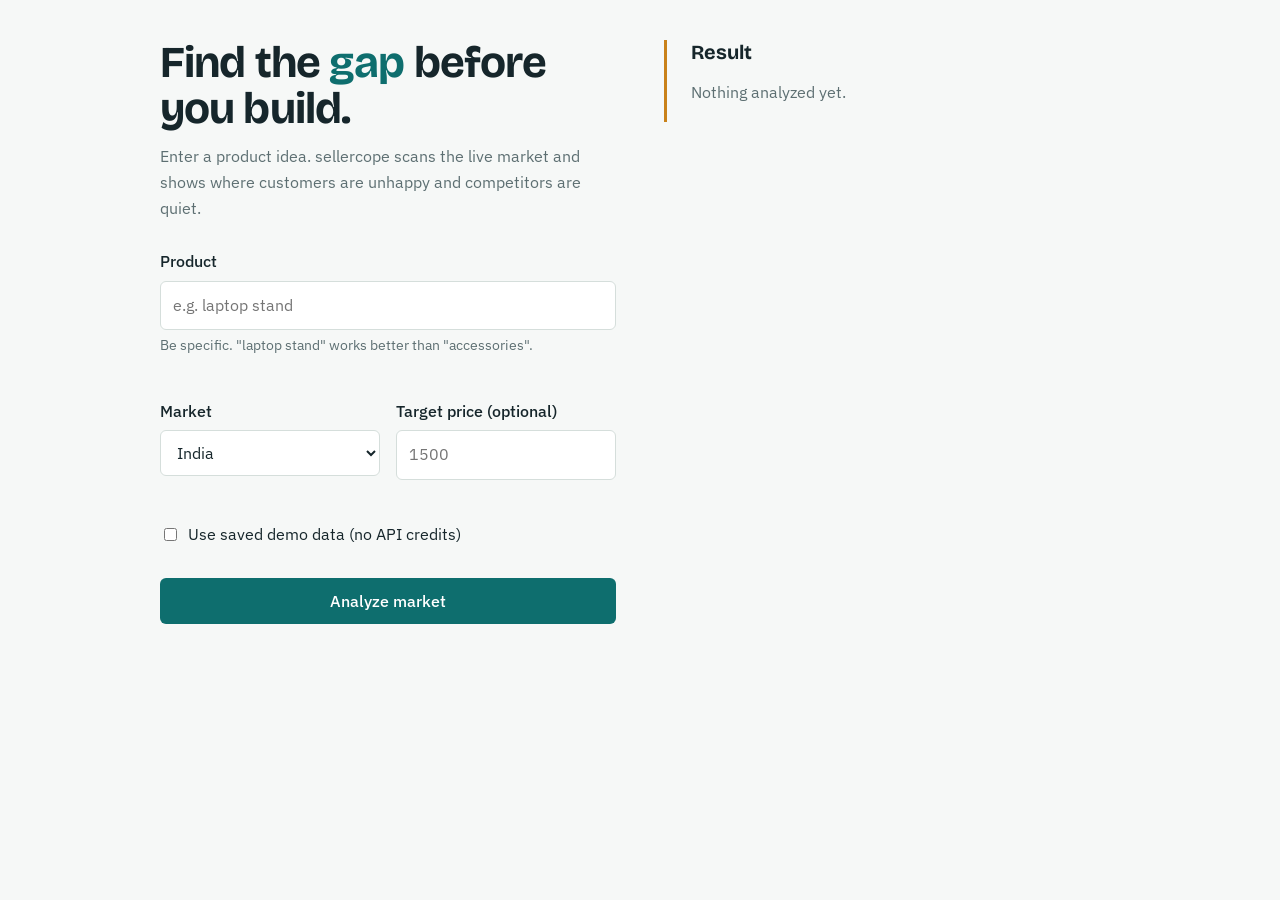
<file: index.html>
<!DOCTYPE html>
<html lang="en">
<head>
<meta charset="utf-8">
<meta name="viewport" content="width=device-width, initial-scale=1">
<title>sellerScope</title>
<link rel="preconnect" href="https://fonts.googleapis.com">
<link rel="preconnect" href="https://fonts.gstatic.com" crossorigin>
<link href="https://fonts.googleapis.com/css2?family=Bricolage+Grotesque:wght@500;700&family=IBM+Plex+Sans:wght@400;500&display=swap" rel="stylesheet">
<style>
:root{--ink:#16262b;--paper:#f6f8f7;--line:#d5dedb;--teal:#0e6e6e;--amber:#c9821a;--err:#b3261e;--muted:#5d6f72}
*{box-sizing:border-box}
body{margin:0;background:var(--paper);color:var(--ink);font:16px/1.6 "IBM Plex Sans",system-ui,sans-serif}
main{max-width:1000px;margin:0 auto;padding:40px 20px 80px;display:grid;grid-template-columns:minmax(0,1fr) minmax(0,1fr);gap:48px}
@media(max-width:800px){main{grid-template-columns:1fr;gap:32px}}
h1{font:700 44px/1.05 "Bricolage Grotesque",sans-serif;margin:0 0 12px;letter-spacing:-.02em}
h1 span{color:var(--teal)}
.lede{color:var(--muted);margin:0 0 28px;max-width:44ch}
label{display:block;font-weight:500;margin:18px 0 6px}
.hint{font-size:14px;color:var(--muted);margin:4px 0 0}
input[type=text],input[type=number],select{width:100%;padding:11px 12px;border:1px solid var(--line);border-radius:6px;background:#fff;font:inherit;color:inherit}
input:focus,select:focus,button:focus-visible{outline:2px solid var(--teal);outline-offset:1px}
.err{color:var(--err);font-size:14px;min-height:20px;margin:4px 0 0}
.row{display:grid;grid-template-columns:1fr 1fr;gap:16px}
.demo{display:flex;align-items:center;gap:8px;margin-top:18px;font-weight:400}
.demo input{width:auto}
button{margin-top:24px;width:100%;padding:13px;border:0;border-radius:6px;background:var(--teal);color:#fff;font:500 16px "IBM Plex Sans",sans-serif;cursor:pointer}
button:disabled{opacity:.6;cursor:wait}
aside{border-left:3px solid var(--amber);padding-left:24px;align-self:start}
aside h2{font:700 20px "Bricolage Grotesque",sans-serif;margin:0 0 8px}
#status{color:var(--muted)}
.stat{display:flex;justify-content:space-between;border-bottom:1px solid var(--line);padding:8px 0}
.stat b{font-weight:500}
pre{background:#fff;border:1px solid var(--line);border-radius:6px;padding:12px;font-size:12px;overflow:auto;max-height:260px}
@media(prefers-reduced-motion:no-preference){button{transition:opacity .2s}}
</style>
</head>
<body>
<main>

  <!-- SECTION 1: the form -->
  <section>
    <h1>Find the <span>gap</span> before you build.</h1>
    <p class="lede">Enter a product idea. sellercope scans the live market and shows where customers are unhappy and competitors are quiet.</p>

    <form id="f" novalidate>
      <label for="product">Product</label>
      <input id="product" type="text" maxlength="80" placeholder="e.g. laptop stand">
      <p class="hint">Be specific. "laptop stand" works better than "accessories".</p>
      <p class="err" id="e-product"></p>

      <div class="row">
        <div>
          <label for="market">Market</label>
          <select id="market">
            <option>India</option>
            <option>United States</option>
          </select>
        </div>
        <div>
          <label for="price">Target price (optional)</label>
          <input id="price" type="number" min="1" step="any" placeholder="1500">
          <p class="err" id="e-price"></p>
        </div>
      </div>

      <label class="demo"><input id="demo" type="checkbox"> Use saved demo data (no API credits)</label>
      <button id="go" type="submit">Analyze market</button>
      <p class="err" id="e-form"></p>
    </form>
  </section>

  <!-- SECTION 2: status and result summary -->
  <aside>
    <h2>Result</h2>
    <p id="status">Nothing analyzed yet.</p>
    <div id="summary"></div>
    <pre id="raw" hidden></pre>
  </aside>

</main>

<script>
const $ = id => document.getElementById(id);

// SECTION 3: client-side validation (fast feedback, saves a round trip)
function validate(){
  let ok = true;
  $('e-product').textContent = ''; $('e-price').textContent = ''; $('e-form').textContent = '';
  const product = $('product').value.replace(/\s+/g,' ').trim();
  const price = $('price').value;
  if (product.length < 2){ $('e-product').textContent = 'Enter a product with at least 2 characters.'; ok = false; }
  if (price !== '' && !(Number(price) > 0)){ $('e-price').textContent = 'Enter a price above 0, or leave it empty.'; ok = false; }
  return ok ? { product, market: $('market').value,
                target_price: price === '' ? null : Number(price),
                demo_mode: $('demo').checked } : null;
}

// SECTION 4: loading state (analysis can take 15-40 s with live data)
function setLoading(on){
  $('go').disabled = on;
  $('go').textContent = on ? 'Collecting market data...' : 'Analyze market';
  if (on) $('status').textContent = 'Working. Live analysis can take up to 40 seconds.';
}

// SECTION 5: submit -> backend -> render
$('f').addEventListener('submit', async e => {
  e.preventDefault();
  const body = validate();
  if (!body) return;
  setLoading(true);
  try {
    const res = await fetch('/api/analyze', {
      method: 'POST', headers: {'Content-Type':'application/json'}, body: JSON.stringify(body)
    });
    const data = await res.json();
    if (!res.ok) throw new Error(readError(data));
    render(data);
  } catch (err){
    $('e-form').textContent = err.message;
    $('status').textContent = 'The analysis did not finish.';
  } finally { setLoading(false); }
});

// SECTION 6: turn FastAPI errors (string or 422 list) into one readable message
function readError(d){
  if (typeof d.detail === 'string') return d.detail;
  if (Array.isArray(d.detail)) return d.detail.map(x => x.msg).join('. ');
  return 'Something went wrong. Try again.';
}

// SECTION 7: show that the contract arrived intact
function render(d){
  if (!d.products || d.products.length === 0){
    $('status').textContent = 'No market data found. Try a broader product name.';
    $('summary').innerHTML = ''; $('raw').hidden = true; return;
  }
  $('status').textContent = `Analysis for "${d.query.product}" in ${d.query.market}`;
  const rows = [['Competitor products', d.products.length], ['Pain points', (d.pain_points||[]).length],
                ['Opportunities', (d.opportunities||[]).length]];
  $('summary').innerHTML = rows.map(r => `<div class="stat"><span>${r[0]}</span><b>${r[1]}</b></div>`).join('');
  $('raw').hidden = false; $('raw').textContent = JSON.stringify(d, null, 2);
}
</script>
</body>
</html>
</file>
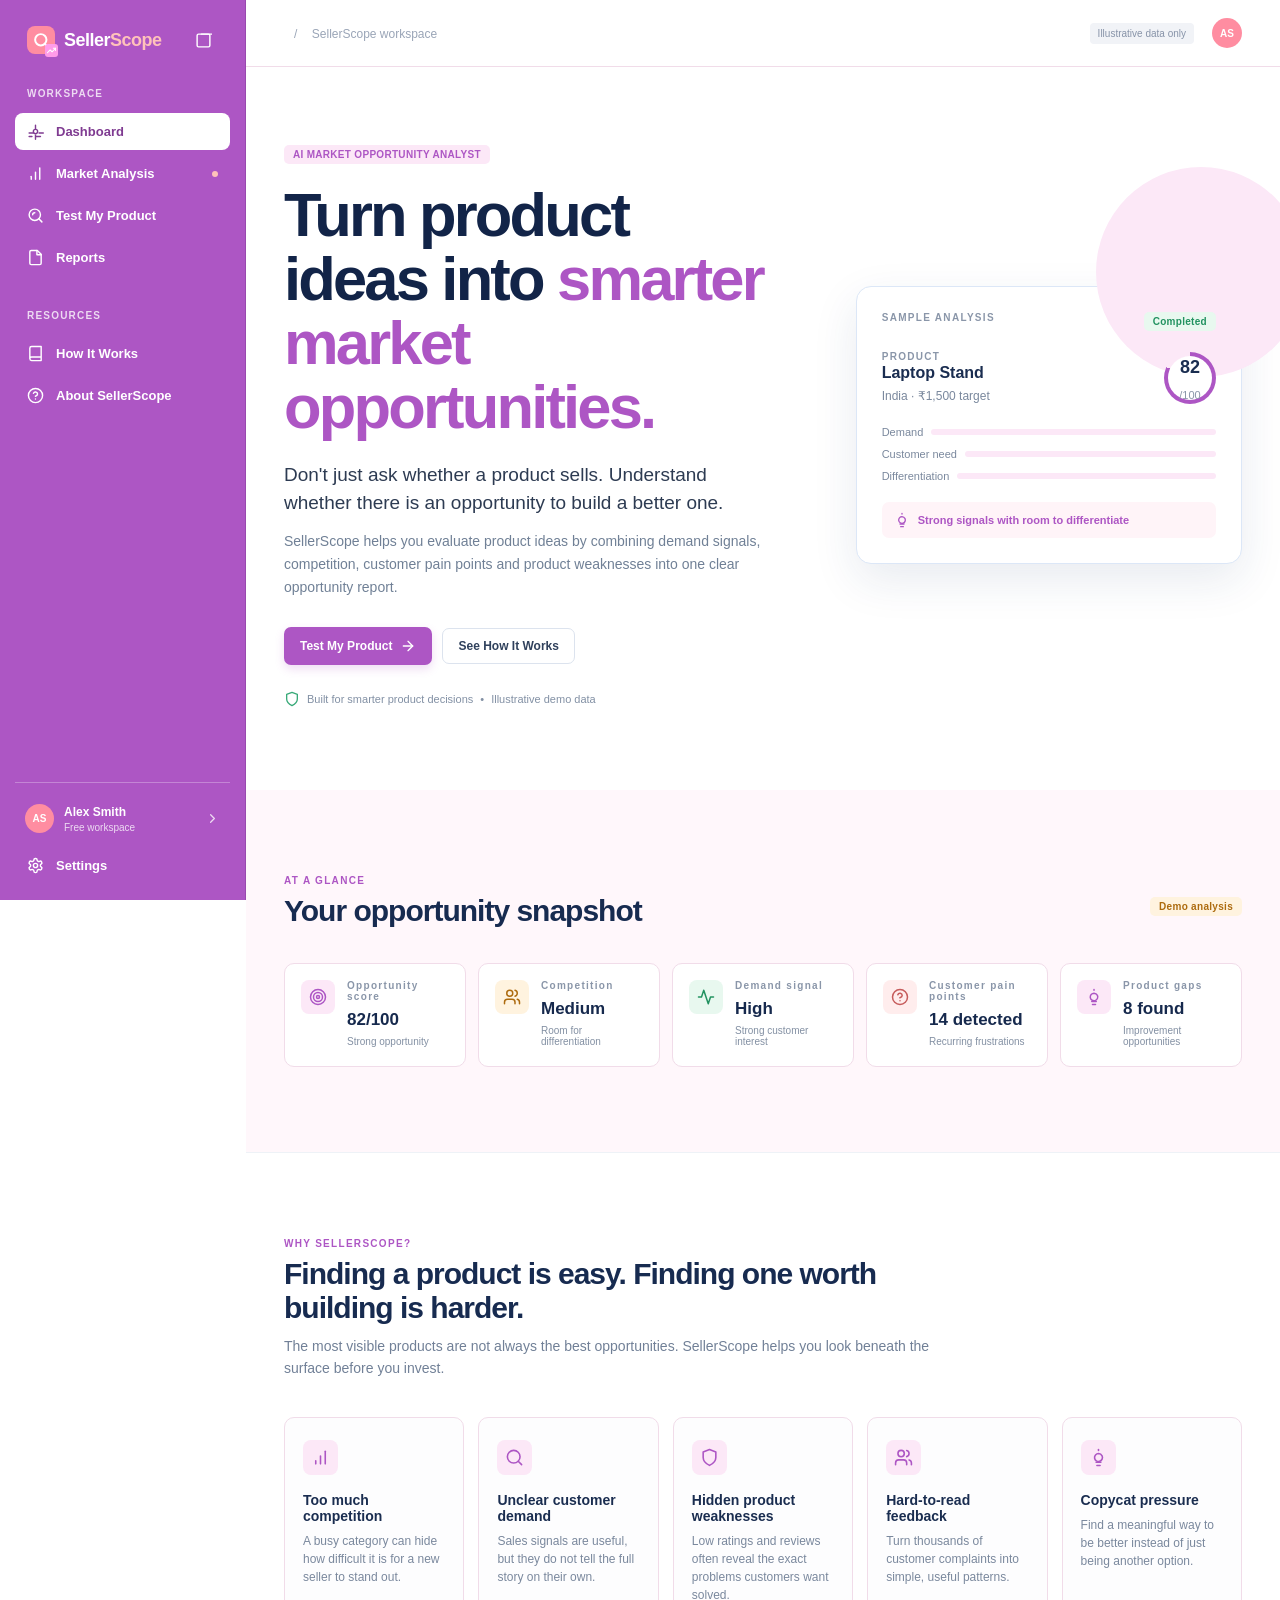
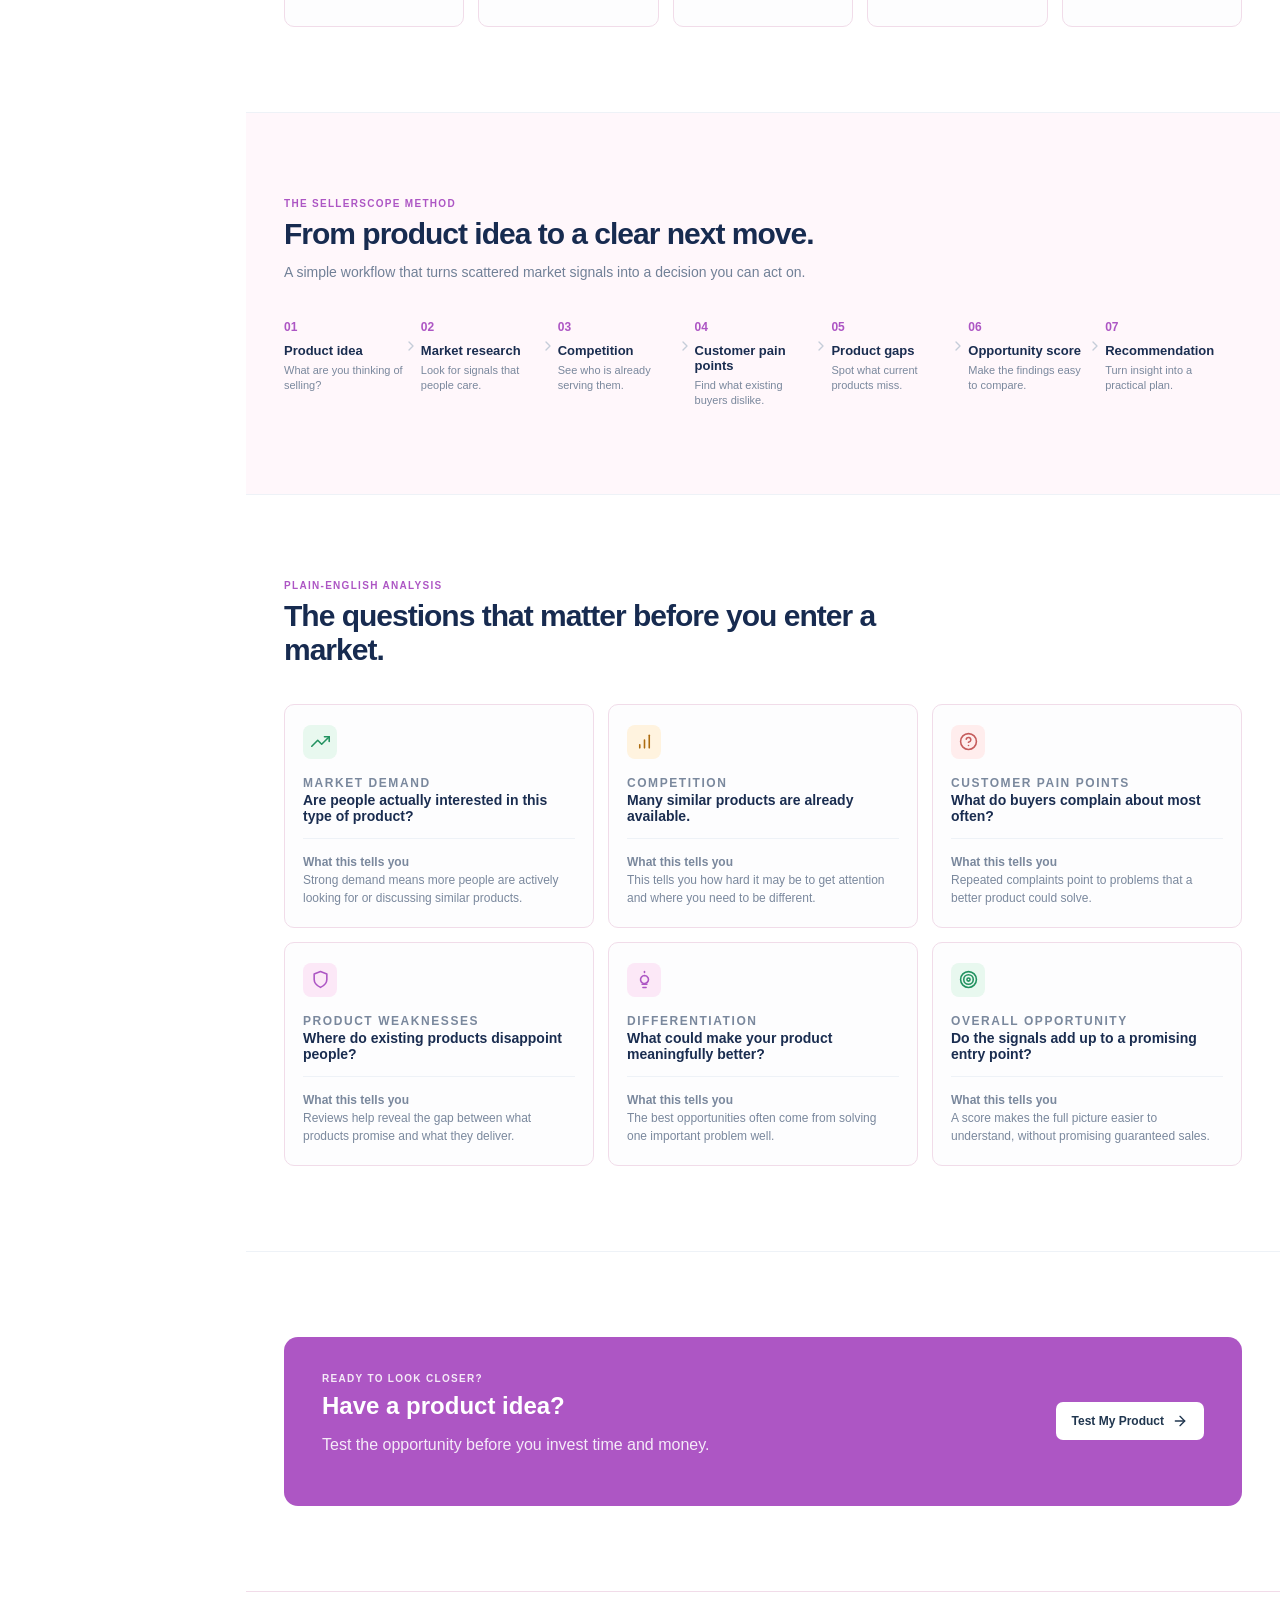
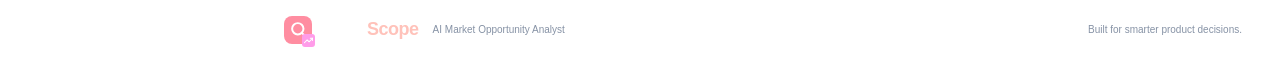
<file: app/static/index.html>
<!DOCTYPE html>
<html lang="en">
<head>
  <meta charset="utf-8">
  <meta name="viewport" content="width=device-width, initial-scale=1">
  <title>SellerScope — AI Market Opportunity Analyst</title>
  <style>
    :root {
      --background: #ffffff;
      --foreground: #172033;
      --card: #ffffff;
      --card-foreground: #172033;
      --border: #f1dce9;
      --primary: #ad56c4;
      --primary-foreground: #ffffff;
      --muted-foreground: #6b7890;
      --radius: .75rem;
    }

    * { box-sizing: border-box; }
    html { scroll-behavior: smooth; }
    body { margin: 0; background: var(--background); color: var(--foreground); font-family: Arial, Helvetica, sans-serif; }
    button, input, textarea, select { font: inherit; }
    button { cursor: pointer; }

    .app-shell { min-height: 100vh; display: flex; }
    .sidebar { width: 246px; background: #ad56c4; border-right: 1px solid #9949ae; padding: 25px 15px 16px; display: flex; flex-direction: column; flex-shrink: 0; position: fixed; inset: 0 auto 0 0; z-index: 20; transition: width .22s ease, padding .22s ease, transform .2s ease; overflow: visible; }
    .sidebar-top { padding: 0 12px 33px; display: flex; align-items: center; justify-content: space-between; }
    .brand { display: flex; align-items: center; gap: 9px; font-weight: 750; letter-spacing: -.5px; font-size: 18px; color: #ffffff; }
    .brand-accent { color: #ffc2ba; }
    .brand-mark { position: relative; width: 28px; height: 28px; border-radius: 8px; background: #ff8da1; color: #ffffff; display: inline-flex; align-items: center; justify-content: center; z-index: 1; }
    .brand-mark svg:last-child { position: absolute; right: -3px; bottom: -3px; background: #ff9ce9; color: #ffffff; border-radius: 3px; padding: 2px; width: 13px; height: 13px; }
    .sidebar-controls { display: flex; align-items: center; gap: 6px; }
    .sidebar-toggle, .close-mobile { width: 30px; height: 30px; display: grid; place-items: center; border: 0; border-radius: 7px; background: transparent; color: #ffffff; }
    .sidebar-toggle:hover, .close-mobile:hover { background: rgba(255,255,255,.16); }
    .sidebar-section { display: flex; flex-direction: column; gap: 5px; }
    .sidebar-label { font-size: 10px; letter-spacing: .12em; color: #ffffff; opacity: .78; font-weight: 700; margin: 0 12px 9px; white-space: nowrap; overflow: visible; }
    .resources { margin-top: 34px; }
    .nav-item { border: 0; background: transparent; color: #ffffff; display: flex; align-items: center; gap: 12px; text-align: left; padding: 10px 12px; border-radius: 8px; font-size: 13px; font-weight: 600; width: 100%; transition: all .18s ease; white-space: nowrap; overflow: visible; }
    .nav-item:hover, .nav-item.active { color: #7f3b91; background: #ffffff; }
    .nav-item.active { font-weight: 700; }
    .nav-dot { margin-left: auto; width: 6px; height: 6px; background: #ffc2ba; border-radius: 50%; }
    .sidebar-bottom { margin-top: auto; border-top: 1px solid rgba(255,255,255,.28); padding-top: 13px; }
    .profile { width: 100%; display: flex; align-items: center; gap: 10px; background: transparent; border: 0; text-align: left; padding: 8px 10px 14px; color: #ffffff; position: relative; z-index: 1; }
    .profile strong, .profile small { display: block; }
    .profile strong { font-size: 12px; }
    .profile small { color: rgba(255,255,255,.78); font-size: 10px; margin-top: 3px; }
    .profile svg { margin-left: auto; color: rgba(255,255,255,.78); }
    .avatar, .top-avatar { display: grid; place-items: center; background: #ff8da1; color: #ffffff; border-radius: 50%; font-size: 10px; font-weight: 800; position: relative; z-index: 1; }
    .avatar { width: 29px; height: 29px; }
    .main { margin-left: 246px; width: calc(100% - 246px); min-width: 0; transition: margin-left .22s ease, width .22s ease; }
    .topbar { height: 67px; border-bottom: 1px solid var(--border); background: rgba(255,255,255,.9); display: flex; align-items: center; justify-content: space-between; padding: 0 38px; position: sticky; top: 0; z-index: 10; backdrop-filter: blur(12px); }
    .topbar-title { font-weight: 700; font-size: 13px; }
    .topbar-muted, .topbar-divider { color: #9aa5b7; font-size: 12px; }
    .topbar-divider { margin: 0 10px; }
    .topbar-right { display: flex; align-items: center; gap: 18px; position: relative; z-index: 1; }
    .demo-label { font-size: 10px; color: #8793a8; }
    .top-avatar { width: 30px; height: 30px; }
    .mobile-menu, .close-mobile { display: none; }
    .content { max-width: 1440px; margin: 0 auto; }

    .hero { max-width: 1180px; margin: 0 auto; padding: 77px 38px 83px; display: grid; grid-template-columns: 1.12fr .88fr; gap: 80px; align-items: center; }
    .hero-copy h1 { font-size: clamp(38px, 4.8vw, 62px); letter-spacing: -2.8px; line-height: 1.04; margin: 19px 0 22px; color: #122448; }
    .hero-copy h1 span { color: #ad56c4; }
    .hero-lede { font-size: 19px; line-height: 1.5; max-width: 590px; color: #2d3b52; margin: 0 0 12px; }
    .hero-body { color: #708096; max-width: 575px; line-height: 1.65; font-size: 14px; margin: 0; }
    .eyebrow { color: #8a96a9; font-size: 10px; letter-spacing: .13em; font-weight: 800; margin: 0 0 8px; }
    .blue-text { color: #ad56c4; }
    .hero-actions, .header-actions { display: flex; align-items: center; gap: 10px; margin-top: 28px; }
    .button { display: inline-flex; gap: 8px; align-items: center; justify-content: center; border: 1px solid transparent; border-radius: 7px; padding: 10px 15px; font-size: 12px; font-weight: 700; transition: all .18s ease; }
    .button:hover { transform: translateY(-1px); }
    .button-primary { color: #fff; background: #ad56c4; box-shadow: 0 4px 10px rgba(173,86,196,.2); }
    .button-primary:hover { background: #9949ae; }
    .button-secondary { color: #30415c; background: #fff; border-color: #dce3ee; }
    .button-light { background: white; color: #20364f; }
    .trust-row { display: flex; align-items: center; gap: 7px; color: #8290a4; font-size: 11px; margin-top: 26px; }
    .trust-row svg { color: #39aa79; }
    .hero-visual { border: 1px solid #dce7f7; border-radius: 15px; background: #fff; padding: 25px; box-shadow: 0 16px 45px rgba(33,63,111,.1); position: relative; }
    .hero-visual:before { content: ''; position: absolute; width: 210px; height: 210px; border-radius: 50%; background: #fce8f7; top: -120px; right: -65px; z-index: 0; }
    .visual-top, .visual-product, .panel-heading, .section-title-row, .page-header { display: flex; justify-content: space-between; align-items: flex-start; position: relative; z-index: 1; }
    .badge { display: inline-flex; align-items: center; gap: 6px; padding: 4px 9px; border-radius: 5px; font-size: 10px; font-weight: 700; letter-spacing: .03em; }
    .badge-dot { width: 5px; height: 5px; border-radius: 50%; background: currentColor; }
    .badge-blue { background: #fce8f7; color: #ad56c4; }
    .badge-green { background: #e8f8ef; color: #229260; }
    .badge-amber { background: #fff3df; color: #ad6b0f; }
    .badge-gray { background: #f1f3f7; color: #8793a8; }
    .badge-red { background: #ffeded; color: #c65c5c; }
    .visual-product { gap: 16px; margin-top: 20px; align-items: center; overflow: visible; }
    .visual-product > div:first-child p { margin: 0; }
    .visual-product strong { display: block; font-size: 16px; color: #1a2d50; margin: 2px 0 4px; }
    .visual-product span { color: #7a889d; font-size: 12px; }
    .score-ring { width: 52px; height: 52px; border-radius: 50%; background: conic-gradient(#ad56c4 0deg, #ad56c4 295deg, #fce8f7 295deg); display: grid; place-items: center; flex-shrink: 0; position: relative; z-index: 1; }
    .score-ring:after { content: ''; position: absolute; inset: 4px; background: #fff; border-radius: 50%; }
    .score-ring strong { position: relative; z-index: 1; font-size: 18px; color: #1a2d50; }
    .score-ring span { position: relative; z-index: 1; font-size: 11px; color: #8a96a9; }
    .mini-bars { display: flex; flex-direction: column; gap: 10px; margin-top: 22px; }
    .mini-bars > div { display: flex; align-items: center; gap: 8px; font-size: 11px; color: #7a889d; }
    .mini-bars i { height: 6px; background: #fce8f7; border-radius: 3px; flex: 1; display: block; }
    .visual-note { display: flex; gap: 8px; align-items: center; margin-top: 20px; font-size: 11px; color: #ad56c4; font-weight: 700; background: #fff4f8; padding: 10px 12px; border-radius: 7px; }

    .section { padding: 85px max(38px, calc((100% - 1180px)/2)); }
    .light-section { background: #fff; border-top: 1px solid #eef2f7; border-bottom: 1px solid #eef2f7; }
    .section-heading { max-width: 680px; margin-bottom: 37px; }
    .section-heading h2, .section-title-row h2 { font-size: 30px; letter-spacing: -1px; margin: 0 0 10px; color: #172b50; }
    .section-heading > p:last-child { color: #718097; line-height: 1.6; font-size: 14px; margin: 0; }
    .section-title-row { margin-bottom: 25px; align-items: center; }
    .metric-grid { display: grid; grid-template-columns: repeat(5, 1fr); gap: 12px; overflow: visible; }
    .metric-card { background: #fff; border: 1px solid var(--border); border-radius: 10px; padding: 16px; display: flex; gap: 12px; min-height: 104px; min-width: 0; overflow: visible; }
    .dashboard-preview { background: #fff7fb; }
    .metric-icon, .analysis-icon { display: grid; place-items: center; width: 34px; height: 34px; border-radius: 8px; flex-shrink: 0; }
    .tone-blue { color: #ad56c4; background: #fce8f7; }
    .tone-green { color: #229260; background: #e8f8ef; }
    .tone-amber { color: #ad6b0f; background: #fff3df; }
    .tone-red { color: #c65c5c; background: #ffeded; }
    .metric-value { display: block; color: #16294d; margin: 2px 0 6px; font-size: 17px; }
    .metric-detail { color: #8390a3; margin: 0; font-size: 10px; }
    .problem-grid { display: grid; grid-template-columns: repeat(5, 1fr); gap: 14px; }
    .problem-card { padding: 22px 18px; border: 1px solid var(--border); border-radius: 10px; background: #fdfdfe; }
    .problem-icon { display: grid; place-items: center; width: 35px; height: 35px; border-radius: 8px; background: #fce8f7; color: #ad56c4; margin-bottom: 17px; }
    .problem-card h3 { font-size: 14px; color: #1a2d50; margin: 0 0 8px; }
    .problem-card p { color: #7a889d; line-height: 1.5; font-size: 12px; margin: 0; }
    .workflow-section { background: #fff7fb; border-top-color: #f1dce9; border-bottom-color: #f1dce9; }
    .workflow { display: grid; grid-template-columns: repeat(7, 1fr); gap: 0; }
    .workflow-step { position: relative; padding-right: 18px; min-width: 0; }
    .step-number, .how-num { color: #ad56c4; font-weight: 800; font-size: 12px; margin-bottom: 9px; }
    .workflow-step h3 { font-size: 13px; color: #1a2d50; margin: 0 0 5px; }
    .workflow-step p { color: #7a889d; font-size: 11px; line-height: 1.4; margin: 0; }
    .step-arrow { position: absolute; right: 2px; top: 18px; color: #c5cdd9; }
    .analysis-cards { display: grid; grid-template-columns: repeat(3, 1fr); gap: 14px; }
    .analysis-card { padding: 20px 18px; border: 1px solid var(--border); border-radius: 10px; background: #fdfdfe; }
    .analysis-icon { margin-bottom: 15px; }
    .analysis-card h3 { font-size: 14px; color: #1a2d50; margin: 0 0 8px; }
    .card-divider { height: 1px; background: #eef2f7; margin: 14px 0; }
    .analysis-card p { color: #7a889d; font-size: 12px; line-height: 1.5; margin: 0; }
    .cta-section { background: #ad56c4; border-radius: 14px; padding: 36px 38px; display: flex; align-items: center; justify-content: space-between; margin: 85px max(38px, calc((100% - 1180px)/2)); color: #fff; }
    .cta-section h2 { color: #fff; margin: 5px 0 8px; }
    .cta-section p { color: rgba(255,255,255,.88); }

    .page-content { padding: 42px max(38px, calc((100% - 1180px)/2)) 75px; }
    .page-header { margin-bottom: 24px; align-items: center; }
    .page-header h1 { font-size: 32px; letter-spacing: -1.3px; margin: 5px 0 7px; color: #162b51; }
    .page-header p:not(.eyebrow) { color: #7a899d; font-size: 13px; margin: 0; }
    .demo-label { background: #f1f3f7; padding: 5px 8px; border-radius: 4px; }
    .analysis-status { display: flex; gap: 9px; align-items: center; color: #8a96a9; font-size: 11px; margin: -9px 0 23px; }
    .content-grid { display: grid; grid-template-columns: 1.45fr 1fr; gap: 16px; margin-top: 16px; }
    .panel { background: #fff; border: 1px solid var(--border); border-radius: 11px; padding: 23px; min-width: 0; overflow: visible; }
    .panel-heading { gap: 15px; margin-bottom: 24px; }
    .panel-heading h2 { font-size: 18px; color: #203453; letter-spacing: -.4px; margin: 0 0 6px; }
    .panel-heading p:not(.eyebrow) { color: #8390a3; font-size: 12px; margin: 0; line-height: 1.45; }
    .chart-wrap { height: 240px; }
    .chart-grid { display: flex; height: 100%; }
    .chart-y { width: 30px; display: flex; flex-direction: column; justify-content: space-between; color: #a1acbc; font-size: 10px; padding: 3px 0 25px; }
    .chart-area { flex: 1; display: flex; flex-direction: column; background: repeating-linear-gradient(to bottom, transparent 0, transparent 47px, #eff2f6 48px); }
    .chart-area svg { width: 100%; height: calc(100% - 25px); }
    .chart-x { display: flex; justify-content: space-between; color: #a1acbc; font-size: 10px; padding: 7px 0 0; }
    .meaning-box { border-left: 3px solid #ff8da1; padding: 11px 14px; background: #fff4f8; border-radius: 0 7px 7px 0; margin-top: 20px; }
    .meaning-box strong { color: #344968; font-size: 11px; }
    .meaning-box p { color: #718097; font-size: 12px; line-height: 1.5; margin: 5px 0 9px; }
    .meaning-box span { display: flex; gap: 6px; align-items: center; color: #ad56c4; font-size: 10px; font-weight: 700; white-space: normal; overflow: visible; }
    .competition-chart-section { margin-top: 20px; padding: 20px; border: 1px solid var(--border); border-radius: 10px; background: #fdfdfe; }
    .chart-header { display: flex; justify-content: space-between; align-items: center; margin-bottom: 15px; }
    .chart-header h3 { font-size: 14px; color: #1a2d50; margin: 0; }
    .chart-legend { display: flex; gap: 15px; font-size: 11px; color: #7a889d; }
    .legend-item { display: flex; align-items: center; gap: 5px; }
    .legend-bubble { border-radius: 50%; display: inline-block; }
    #competition-scatter-chart { width: 100%; height: 250px; background: #fff; border-radius: 6px; }
    .chart-axis-labels { display: flex; justify-content: space-between; font-size: 11px; color: #a1acbc; margin-top: 5px; }
    .x-axis-label { margin-left: 10px; }
    .y-axis-label { margin-right: 10px; }
    .big-score { display: flex; align-items: center; gap: 18px; margin: 28px 0 30px; }
    .big-score h3 { margin: 0 0 4px; color: #1a2d50; font-size: 16px; }
    .big-score p { color: #7a889d; font-size: 12px; margin: 0; }
    .score-ring.large { width: 90px; height: 90px; }
    .score-ring.large:after { inset: 8px; }
    .score-ring.large strong { font-size: 26px; }
    .score-ring.large span { font-size: 13px; }
    .score-breakdown { display: flex; flex-direction: column; gap: 14px; margin-top: 20px; }
    .progress-row { display: flex; flex-direction: column; gap: 7px; }
    .progress-label { display: flex; justify-content: space-between; font-size: 12px; color: #394b68; }
    .progress-label strong { font-weight: 700; }
    .progress-track { height: 8px; background: #f1f3f7; border-radius: 4px; overflow: hidden; }
    .progress-fill { height: 100%; border-radius: 4px; transition: width .3s ease; }
    .fill-blue { background: #ad56c4; }
    .fill-green { background: #229260; }
    .fill-amber { background: #ad6b0f; }
    .disclaimer { color: #8a96a9; font-size: 10px; margin-top: 20px; }
    .competition-scale { display: flex; align-items: center; gap: 10px; margin: 20px 0; font-size: 11px; color: #8a96a9; }
    .competition-scale > div { flex: 1; display: flex; align-items: center; gap: 4px; position: relative; }
    .competition-scale i { flex: 1; height: 6px; background: #f1f3f7; border-radius: 3px; }
    .competition-scale i.active { background: #ad6b0f; }
    .scale-marker { position: relative; font-weight: 700; color: #ad6b0f; font-size: 10px; }
    .table-scroll { overflow-x: auto; }
    table { width: 100%; border-collapse: collapse; font-size: 12px; }
    th { text-align: left; color: #8a96a9; font-size: 10px; letter-spacing: .05em; font-weight: 700; padding: 10px 12px; border-bottom: 1px solid #eef2f7; }
    td { padding: 12px; color: #394b68; border-bottom: 1px solid #f5f7fa; }
    .strong-cell { font-weight: 700; color: #1a2d50; }
    .table-action { border: 0; background: transparent; color: #ad56c4; font-size: 11px; font-weight: 600; padding: 4px 8px; cursor: pointer; }

    /* About tab styles */
    #page-about { width: 100%; min-width: 0; }
    .about-page { width: 100%; min-width: 0; min-height: 100vh; margin: 0; background: #fff; color: var(--foreground); font-family: inherit; }
    .about-hero { display: grid; grid-template-columns: minmax(0, 1.05fr) minmax(280px, .95fr); align-items: center; gap: clamp(28px, 4vw, 56px); padding: clamp(42px, 6vw, 70px) max(24px, calc((100% - 1180px)/2)); background: #fff7fb; }
    .about-hero-content { max-width: 630px; }
    .about-badge { display: inline-flex; align-items: center; gap: 8px; background: #fce8f7; color: #9949ae; padding: 7px 12px; border: 1px solid #f1dce9; border-radius: 999px; font-size: 10px; font-weight: 800; letter-spacing: .12em; margin-bottom: 18px; }
    .about-badge:before { content: ""; width: 7px; height: 7px; border-radius: 50%; background: #ff8da1; }
    .about-hero h1 { max-width: 640px; font-size: clamp(34px, 3.6vw, 48px); line-height: 1.08; color: #172033; margin: 0 0 18px; letter-spacing: -1.8px; font-weight: 750; }
    .about-hero h1 span { color: #ad56c4; }
    .about-hero p { max-width: 590px; font-size: 15px; line-height: 1.65; color: #6b7890; margin: 0 0 24px; }
    .about-hero-buttons { display: flex; flex-wrap: wrap; gap: 12px; }
    .about-page .button { min-height: 40px; border-radius: 7px; padding: 10px 15px; transition: transform .18s ease, box-shadow .18s ease, background .18s ease; }
    .about-page .button:hover { transform: translateY(-1px); }
    .about-page .button:focus-visible { outline: 3px solid #ff8da1; outline-offset: 3px; }
    .about-page .button-primary { background: #ad56c4; box-shadow: 0 4px 10px rgba(173,86,196,.2); }
    .about-page .button-primary:hover { background: #9949ae; box-shadow: 0 6px 14px rgba(173,86,196,.24); }
    .about-page .button-secondary { color: #30415c; border-color: #dce3ee; }
    .about-hero-visual { min-width: 0; display: flex; justify-content: center; }
    .preview-card { width: min(100%, 440px); padding: 22px; border: 1px solid var(--border); border-radius: 12px; background: #fff; box-shadow: 0 10px 28px rgba(41, 31, 59, .08); }
    .preview-header { display: flex; justify-content: space-between; align-items: center; gap: 10px; margin-bottom: 24px; }
    .preview-badge { background: #fce8f7; color: #9949ae; padding: 5px 9px; border-radius: 999px; font-size: 10px; font-weight: 700; }
    .preview-label { font-size: 10px; color: #8793a8; }
    .preview-body { display: flex; flex-direction: column; gap: 18px; }
    .preview-row { display: flex; gap: 20px; align-items: center; }
    .preview-metric { text-align: left; }
    .preview-value { font-size: 26px; letter-spacing: -.04em; font-weight: 800; color: #ad56c4; display: block; }
    .preview-label { font-size: 11px; color: #6b7890; }
    .preview-chart { flex: 1; height: 64px; border-radius: 8px; background: linear-gradient(180deg, rgba(173,86,196,.13), rgba(173,86,196,.025)); }
    .preview-list { display: flex; flex-direction: column; gap: 8px; }
    .preview-item { display: flex; justify-content: space-between; align-items: center; gap: 12px; padding: 9px 11px; background: #fffafd; border: 1px solid #f5e9f2; border-radius: 8px; }
    .preview-item-name { font-size: 12px; color: #394b68; font-weight: 600; }
    .preview-item-price { font-size: 12px; color: #ad56c4; font-weight: 700; }

    .about-features, .about-audience { padding: 64px max(24px, calc((100% - 1180px)/2)); }
    .about-section-header { text-align: center; max-width: 720px; margin: 0 auto 42px; }
    .about-eyebrow { display: inline-block; background: #f0eaff; color: #7044c7; padding: 7px 12px; border-radius: 999px; font-size: 10px; font-weight: 800; letter-spacing: .13em; margin-bottom: 15px; }
    .about-section-header h2 { font-size: clamp(24px, 2.6vw, 32px); color: #172033; margin: 0 0 10px; letter-spacing: -.6px; }
    .about-section-header p { font-size: 14px; line-height: 1.6; color: #6b7890; margin: 0; }
    .features-grid { display: grid; grid-template-columns: repeat(3, minmax(0, 1fr)); gap: 16px; }
    .feature-card { background: #fff; border-radius: 10px; padding: 20px; border: 1px solid var(--border); box-shadow: 0 3px 10px rgba(41,31,59,.035); transition: transform .18s ease, box-shadow .18s ease, border-color .18s ease; }
    .feature-card:hover { transform: translateY(-3px); box-shadow: 0 8px 20px rgba(173,86,196,.1); border-color: #dfc0e8; }
    .feature-icon { width: 40px; height: 40px; background: #fce8f7; border-radius: 9px; display: flex; align-items: center; justify-content: center; color: #ad56c4; margin-bottom: 15px; }
    .feature-card h3 { font-size: 15px; color: #1a2d50; margin: 0 0 8px; }
    .feature-card p { font-size: 12px; color: #6b7890; line-height: 1.55; margin: 0; }

    .about-how { padding: 64px max(24px, calc((100% - 1180px)/2)); background: #fff7fb; }
    #about-how { scroll-margin-top: 78px; }
    .how-timeline { position: relative; display: grid; grid-template-columns: repeat(4, minmax(0, 1fr)); gap: 22px; max-width: 1180px; margin: 0 auto; }
    .how-timeline:before { content: ""; position: absolute; height: 1px; left: 8%; right: 8%; top: 25px; background: #f1dce9; }
    .how-timeline-item { position: relative; display: block; padding-top: 65px; }
    .timeline-number { position: absolute; top: 0; left: 0; width: 48px; height: 48px; background: #ad56c4; color: #fff; border: 4px solid #fff7fb; border-radius: 50%; display: flex; align-items: center; justify-content: center; font-size: 13px; font-weight: 800; }
    .timeline-content h3 { font-size: 15px; color: #1a2d50; margin: 0 0 7px; }
    .timeline-content p { font-size: 12px; color: #6b7890; line-height: 1.55; margin: 0; }

    .about-mission { padding: 64px max(24px, calc((100% - 1180px)/2)); background: #ad56c4; color: #fff; text-align: center; }
    .mission-content { max-width: 740px; margin: 0 auto; }
    .mission-content .about-eyebrow { background: rgba(255, 255, 255, .13); color: #e7d9ff; border: 1px solid rgba(255,255,255,.16); }
    .mission-content h2 { font-size: clamp(26px, 3vw, 34px); color: #fff; margin: 0 0 14px; letter-spacing: -.5px; }
    .mission-content p { font-size: 14px; color: rgba(255, 255, 255, .9); line-height: 1.65; margin: 0 auto; max-width: 680px; }
    .mission-highlight { display: inline-block; font-size: 14px; font-weight: 700; color: #f3eaff; padding: 13px 20px; border: 1px solid rgba(255, 255, 255, .24); border-radius: 999px; background: rgba(255,255,255,.08); }

    .audience-grid { display: grid; grid-template-columns: repeat(4, minmax(0, 1fr)); gap: 15px; }
    .audience-card { background: #fff; border-radius: 10px; padding: 20px 16px; border: 1px solid var(--border); text-align: center; transition: transform .18s ease, box-shadow .18s ease, border-color .18s ease; }
    .audience-card:hover { transform: translateY(-3px); border-color: #dfc0e8; box-shadow: 0 8px 20px rgba(173,86,196,.1); }
    .audience-icon { width: 44px; height: 44px; background: #fce8f7; border-radius: 10px; display: flex; align-items: center; justify-content: center; color: #ad56c4; margin: 0 auto 13px; }
    .audience-card h3 { font-size: 13px; color: #1a2d50; margin: 0 0 7px; }
    .audience-card p { font-size: 11px; line-height: 1.5; color: #6b7890; margin: 0; }

    .about-transparency { padding: 16px max(24px, calc((100% - 1180px)/2)) 64px; }
    .transparency-card { background: #fff; border-radius: 10px; padding: 24px; border: 1px solid var(--border); display: flex; gap: 18px; align-items: flex-start; max-width: 960px; margin: 0 auto; box-shadow: 0 3px 10px rgba(41,31,59,.035); }
    .transparency-icon { width: 44px; height: 44px; background: #fce8f7; border-radius: 9px; display: flex; align-items: center; justify-content: center; color: #ad56c4; flex-shrink: 0; }
    .transparency-card h3 { font-size: 15px; color: #1a2d50; margin: 1px 0 8px; }
    .transparency-card p { font-size: 12px; color: #6b7890; line-height: 1.6; margin: 0; }

    .about-cta { padding: 58px 24px; text-align: center; background: #fff7fb; color: #172033; border-top: 1px solid var(--border); }
    .about-cta h2 { max-width: 720px; font-size: clamp(25px, 3vw, 34px); line-height: 1.2; letter-spacing: -.6px; color: #172033; margin: 0 auto 12px; }
    .about-cta p { max-width: 620px; font-size: 14px; line-height: 1.6; color: #6b7890; margin: 0 auto 22px; }
    .about-cta .button-primary { background: #ad56c4; color: #fff; box-shadow: 0 4px 10px rgba(173,86,196,.2); }
    .about-cta .button-primary:hover { background: #9949ae; }
    .about-cta .button-large { padding: 12px 20px; font-size: 13px; }
    .about-page [data-about-scroll]:focus-visible { outline: 3px solid #ff8da1; outline-offset: 3px; }

    @media (max-width: 968px) {
      .about-hero { grid-template-columns: 1fr; text-align: center; padding: 64px 28px; }
      .about-hero-content { max-width: 720px; margin: 0 auto; }
      .about-hero p { margin-left: auto; margin-right: auto; }
      .about-hero-buttons { justify-content: center; }
      .preview-card { max-width: 480px; }
      .features-grid { grid-template-columns: repeat(2, minmax(0, 1fr)); }
      .how-timeline { grid-template-columns: repeat(2, minmax(0, 1fr)); row-gap: 32px; }
      .how-timeline:before { display: none; }
      .audience-grid { grid-template-columns: repeat(2, minmax(0, 1fr)); }
    }

    @media (max-width: 640px) {
      .about-hero { padding: 52px 20px 48px; gap: 34px; }
      .about-hero h1 { font-size: clamp(38px, 11vw, 52px); }
      .about-hero-buttons { flex-direction: column; align-items: stretch; }
      .about-hero-buttons .button { width: 100%; }
      .about-features, .about-audience, .about-how { padding: 62px 20px; }
      .features-grid, .how-timeline, .audience-grid { grid-template-columns: 1fr; }
      .feature-card { padding: 21px; }
      .how-timeline-item { padding-top: 0; padding-left: 66px; min-height: 54px; }
      .timeline-number { width: 48px; height: 48px; border-width: 4px; }
      .about-mission { padding: 64px 22px; }
      .mission-highlight { line-height: 1.5; border-radius: 14px; }
      .about-transparency { padding: 0 20px 62px; }
      .transparency-card { padding: 22px; flex-direction: column; }
      .about-cta { padding: 58px 22px; }
    }
    @media (prefers-reduced-motion: reduce) {
      .about-page *, .about-page *:before, .about-page *:after { scroll-behavior: auto !important; transition-duration: .01ms !important; animation-duration: .01ms !important; }
    }
    .table-action:hover { background: #fce8f7; border-radius: 4px; }
    .pain-list { display: flex; flex-direction: column; gap: 14px; }
    .pain-row { display: flex; gap: 12px; }
    .pain-rank { width: 24px; height: 24px; display: grid; place-items: center; background: #fce8f7; color: #ad56c4; border-radius: 6px; font-size: 11px; font-weight: 800; flex-shrink: 0; }
    .pain-main { flex: 1; }
    .gap-list { display: flex; flex-direction: column; gap: 12px; }
    .gap-item { display: flex; gap: 10px; padding: 10px; background: #f5f8fd; border-radius: 7px; }
    .gap-item svg { flex-shrink: 0; color: #ad56c4; }
    .gap-item p { margin: 0; color: #394b68; font-size: 12px; line-height: 1.45; }
    .recommendation { background: #fce8f7; border-radius: 11px; padding: 24px; margin-top: 20px; }
    .recommendation h3 { color: #ad56c4; margin: 0 0 12px; font-size: 16px; }
    .recommendation p { color: #394b68; font-size: 13px; line-height: 1.6; margin: 0 0 16px; }
    .recommendation-columns { display: grid; grid-template-columns: 1fr 1fr; gap: 20px; }
    .rec-card { background: #fff; padding: 16px; border-radius: 8px; }
    .rec-card h4 { color: #1a2d50; margin: 0 0 8px; font-size: 13px; }
    .rec-card ul { margin: 0; padding-left: 18px; color: #394b68; font-size: 12px; line-height: 1.6; }
    .rec-card li { margin-bottom: 6px; }

    .centered-header { text-align: center; justify-content: center; }
    .centered-header > div { max-width: 650px; }
    .test-layout { display: grid; grid-template-columns: minmax(0, 1fr); max-width: 760px; margin: 30px auto 0; gap: 18px; }
    .form-panel { padding: 32px; border-color: #ead8f0; border-radius: 16px; box-shadow: 0 18px 48px rgba(90, 48, 108, .10); background: linear-gradient(145deg, #fff 55%, #fff8fd); }
    #page-analysis > .test-page { background: radial-gradient(ellipse at 50% 0, #fff2fb 0, #fff 62%); }
    #page-analysis .form-panel { max-width: 760px; margin: 0 auto; }
    #page-analysis .panel-heading { padding-bottom: 17px; border-bottom: 1px solid #f1e6f4; }
    #page-test .page-content { background: radial-gradient(ellipse at 50% 0, #fff2fb 0, #fff 62%); min-height: calc(100vh - 67px); }
    #page-test .panel.form-panel { max-width: 700px; margin: 30px auto 0; padding: 0; overflow: hidden; }
    #page-test .test-aside { background: linear-gradient(135deg, #fff 0%, #fff8fd 100%); border: 1px solid #ead8f0; border-radius: 16px; color: #243653; padding: 32px; box-shadow: 0 18px 48px rgba(90, 48, 108, .10); }
    #page-test .test-aside .aside-icon { background: #fce8f7; color: #ad56c4; }
    #page-test .test-aside h3 { color: #182b4c; font-size: 20px; margin-bottom: 10px; }
    #page-test .test-aside p { color: #718097 !important; font-size: 13px !important; margin-bottom: 22px !important; }
    #page-test #test-product-form { gap: 18px !important; }
    #page-test #test-product-form label { color: #394b68 !important; gap: 8px; }
    #page-test #test-product-form input,
    #page-test #test-product-form textarea { background: #fff !important; border: 1px solid #dce3ed !important; color: #253958 !important; border-radius: 8px !important; padding: 12px 13px !important; font-size: 13px; }
    #page-test #test-product-form input:focus,
    #page-test #test-product-form textarea:focus { border-color: #c77bd7 !important; box-shadow: 0 0 0 3px #fce8f7; outline: none; }
    #page-test #test-product-form button { background: linear-gradient(135deg, #ad56c4, #8c42a5) !important; color: #fff !important; border-radius: 8px; padding: 13px !important; box-shadow: 0 7px 16px rgba(173, 86, 196, .22); }
    #page-test #test-product-results h4 { color: #182b4c !important; }
    #page-test #test-product-results-content { color: #52627a !important; }
    .form-step { color: #9aa5b6; font-size: 11px; }
    .form-panel form { display: flex; flex-direction: column; gap: 17px; }
    .form-panel label { color: #394b68; font-size: 12px; font-weight: 700; display: flex; flex-direction: column; gap: 7px; }
    .form-panel label span, .form-panel label small { color: #a0aaba; font-size: 10px; font-weight: 400; }
    .demo-mode-label { display: flex; align-items: center; gap: 8px; flex-direction: row !important; }
    .demo-mode-label input { width: auto; }
    .demo-mode-label span { color: #394b68; font-size: 12px; font-weight: 400; }
    .form-panel input, .form-panel textarea, .form-panel select, .search-input input { border: 1px solid #dce3ed; border-radius: 6px; padding: 11px 12px; color: #253958; outline: none; background: #fff; font-size: 12px; resize: vertical; }
    .form-panel input:focus, .form-panel textarea:focus, .form-panel select:focus, .search-input input:focus { border-color: #e8a0d3; box-shadow: 0 0 0 3px #fce8f7; }
    .form-row { display: grid; grid-template-columns: 1fr 1fr; gap: 14px; }
    .submit-button { margin-top: 3px; padding: 12px; }
    .submit-button:disabled { opacity: .7; cursor: wait; }
    .spinner { width: 13px; height: 13px; border: 2px solid rgba(255,255,255,.4); border-top-color: white; border-radius: 50%; animation: spin .7s linear infinite; }
    .loading-list { background: #f5f8fd; border-radius: 7px; padding: 11px 13px; display: flex; flex-direction: column; gap: 8px; font-size: 11px; color: #8290a4; }
    .loading-list span:first-child { color: #2b9669; font-weight: 700; }
    .loading-list span { display: flex; gap: 6px; align-items: center; }
    .test-aside { background: #ad56c4; border-radius: 11px; color: #fff; padding: 27px; align-self: start; }
    .aside-icon { width: 38px; height: 38px; display: grid; place-items: center; background: rgba(255,255,255,.13); border-radius: 9px; margin-bottom: 19px; }
    .test-aside h3 { margin: 0 0 19px; font-size: 17px; }
    .test-aside ul { list-style: none; padding: 0; margin: 0; display: flex; flex-direction: column; gap: 10px; }
    .test-aside li { display: flex; gap: 8px; align-items: center; font-size: 12px; line-height: 1.5; }
    .aside-note { display: flex; gap: 8px; align-items: flex-start; margin-top: 24px; font-size: 11px; color: rgba(255,255,255,.82); line-height: 1.5; padding-top: 20px; border-top: 1px solid rgba(255,255,255,.2); }
    #test-product-aside { align-self: start; }

    .report-toolbar { display: flex; align-items: center; gap: 12px; margin-bottom: 20px; }
    .search-input { display: flex; align-items: center; gap: 8px; background: #fff; border: 1px solid #dce3ed; border-radius: 6px; padding: 8px 12px; flex: 1; }
    .search-input input { border: 0; padding: 0; outline: none; background: transparent; flex: 1; }
    .table-panel { padding: 0; }
    .empty-hint { display: flex; gap: 14px; align-items: flex-start; margin-top: 24px; padding: 18px; background: #f5f8fd; border-radius: 10px; }
    .empty-hint strong { color: #1a2d50; font-size: 13px; }
    .empty-hint p { color: #7a889d; font-size: 12px; margin: 4px 0 0; }

    .how-steps { display: grid; grid-template-columns: repeat(4, 1fr); gap: 20px; margin-bottom: 60px; }
    .how-step { padding: 20px; border: 1px solid var(--border); border-radius: 10px; background: #fdfdfe; }
    .how-num { color: #ad56c4; font-weight: 800; font-size: 12px; margin-bottom: 12px; }
    .how-icon { width: 36px; height: 36px; display: grid; place-items: center; background: #fce8f7; color: #ad56c4; border-radius: 8px; margin-bottom: 14px; }
    .how-step h2 { font-size: 14px; color: #1a2d50; margin: 0 0 8px; }
    .how-step p { color: #7a889d; font-size: 12px; line-height: 1.5; margin: 0; }
    .value-section { margin-top: 60px; }
    .value-grid { display: grid; grid-template-columns: repeat(3, 1fr); gap: 16px; }
    .value-card { padding: 22px; border: 1px solid var(--border); border-radius: 10px; background: #fdfdfe; display: flex; flex-direction: column; gap: 12px; }
    .value-card svg { color: #ad56c4; }
    .value-card p { margin: 0; color: #394b68; font-size: 13px; line-height: 1.5; }

    footer { border-top: 1px solid var(--border); padding: 24px max(38px, calc((100% - 1180px)/2)); display: flex; align-items: center; gap: 14px; color: #8692a5; font-size: 10px; }
    .footer-spacer { flex: 1; }
    .mobile-nav { display: none; }

    .sidebar-overlay { position: fixed; inset: 0; background: rgba(16,35,70,.22); border: 0; z-index: 15; }

    @keyframes spin { to { transform: rotate(360deg); } }

    .sidebar-collapsed .sidebar { width: 76px; padding-left: 12px; padding-right: 12px; }
    .sidebar-collapsed .main { margin-left: 76px; width: calc(100% - 76px); }
    .sidebar-collapsed .sidebar-top { padding-left: 10px; padding-right: 10px; justify-content: center; }
    .sidebar-collapsed .brand > span:last-child, .sidebar-collapsed .sidebar-label, .sidebar-collapsed .nav-item > span:not(.nav-dot), .sidebar-collapsed .profile > span:not(.avatar), .sidebar-collapsed .profile > svg { display: none; }
    .sidebar-collapsed .nav-item, .sidebar-collapsed .profile { justify-content: center; padding-left: 10px; padding-right: 10px; position: relative; z-index: 1; }
    .sidebar-collapsed .nav-item { position: relative; z-index: 1; }
    .sidebar-collapsed .nav-dot { position: absolute; top: 8px; right: 9px; margin: 0; z-index: 1; }
    .sidebar-collapsed .resources { margin-top: 26px; }
    .sidebar-collapsed .sidebar-bottom { padding-top: 13px; }
    .sidebar-collapsed .sidebar-toggle { transform: rotate(180deg); }

    @media (max-width: 1100px) {
      .metric-grid { grid-template-columns: repeat(3, 1fr); }
      .problem-grid { grid-template-columns: repeat(3, 1fr); }
      .hero { gap: 40px; }
      .workflow { grid-template-columns: repeat(4, 1fr); row-gap: 24px; }
      .workflow-step:nth-child(4) .step-arrow { display: none; }
    }

    @media (max-width: 800px) {
      .sidebar { transform: translateX(-100%); transition: transform .2s ease; box-shadow: 12px 0 30px rgba(19,45,85,.12); }
      .sidebar.open { transform: translateX(0); }
      .close-mobile { display: block; }
      .main { margin-left: 0; width: 100%; padding-bottom: 61px; }
      .topbar { padding: 0 19px; height: 58px; }
      .mobile-menu { display: block; margin-right: 10px; }
      .topbar > div:first-of-type { display: flex; align-items: center; flex: 1; }
      .topbar-muted, .topbar-divider, .topbar-right .demo-label { display: none; }
      .content { width: 100%; }
      .hero { grid-template-columns: 1fr; padding: 55px 22px 62px; gap: 40px; }
      .hero-copy h1 { font-size: 43px; }
      .hero-visual { max-width: 530px; }
      .section, .page-content { padding-left: 22px; padding-right: 22px; }
      .section { padding-top: 62px; padding-bottom: 62px; }
      .section-heading h2, .section-title-row h2 { font-size: 25px; }
      .metric-grid { grid-template-columns: repeat(2, 1fr); }
      .problem-grid { grid-template-columns: repeat(2, 1fr); }
      .analysis-cards { grid-template-columns: repeat(2, 1fr); }
      .workflow { grid-template-columns: repeat(2, 1fr); }
      .step-arrow { display: none; }
      .cta-section { margin: 58px 22px; padding: 28px; gap: 24px; align-items: flex-start; flex-direction: column; }
      .page-header { align-items: flex-start; gap: 18px; flex-direction: column; }
      .header-actions { margin-top: 0; }
      .content-grid { grid-template-columns: 1fr; }
      .test-layout { grid-template-columns: minmax(0, 1fr); }
      .test-aside { order: -1; }
      .how-steps { grid-template-columns: repeat(2, 1fr); margin-bottom: 60px; }
      .value-grid { grid-template-columns: 1fr; }
      .mobile-nav { display: flex; position: fixed; bottom: 0; left: 0; right: 0; height: 61px; background: rgba(255,255,255,.96); border-top: 1px solid var(--border); z-index: 14; justify-content: space-around; padding: 5px 5px; backdrop-filter: blur(12px); }
      .mobile-nav button { border: 0; background: transparent; color: #8a96a9; display: flex; flex-direction: column; align-items: center; gap: 4px; font-size: 10px; font-weight: 600; padding: 6px 10px; border-radius: 6px; }
      .mobile-nav button.active { color: #ad56c4; background: #fce8f7; }
      .sidebar-collapsed .sidebar { width: 246px; padding: 25px 15px 16px; }
      .sidebar-collapsed .main { margin-left: 0; width: 100%; }
      .sidebar-collapsed .sidebar-top { padding: 0 12px 33px; justify-content: space-between; }
      .sidebar-collapsed .brand > span:last-child, .sidebar-collapsed .sidebar-label, .sidebar-collapsed .nav-item > span:not(.nav-dot), .sidebar-collapsed .profile > span:not(.avatar), .sidebar-collapsed .profile > svg { display: block; }
      .sidebar-collapsed .nav-item, .sidebar-collapsed .profile { justify-content: flex-start; padding-left: 12px; padding-right: 12px; }
      .sidebar-collapsed .nav-dot { position: static; margin-left: auto; }
      .sidebar-toggle { display: none; }
    }

    @media (max-width: 520px) {
      .hero-copy h1 { font-size: 38px; }
      .hero-lede { font-size: 17px; }
      .hero-actions { flex-direction: column; align-items: stretch; }
      .hero-actions .button { width: 100%; }
      .metric-grid, .problem-grid, .analysis-cards, .workflow, .how-steps { grid-template-columns: 1fr; }
      .section-title-row { align-items: flex-start; gap: 15px; flex-direction: column; }
      .panel { padding: 18px; }
      .panel-heading { flex-direction: column; }
      .recommendation { flex-direction: column; }
      .recommendation-columns { gap: 20px; flex-direction: column; }
      .form-row { grid-template-columns: 1fr; }
      .topbar-title { font-size: 12px; }
      .page-header h1 { font-size: 28px; }
      .big-score { align-items: flex-start; flex-direction: column; }
      .score-ring.large { width: 100px; height: 100px; }
      .score-ring.large:after { inset: 8px; }
    }

    @media (prefers-reduced-motion: reduce) {
      *, *:before, *:after { scroll-behavior: auto!important; transition: none!important; animation: none!important; }
    }

    .hidden { display: none !important; }
    .print-date { display: none; }

    @media print {
      @page { margin: 14mm; }
      body * { visibility: hidden !important; }
      #page-analysis > .test-page { display: none !important; }
      #analysis-results,
      #analysis-results * { visibility: visible !important; }
      #analysis-results {
        display: block !important;
        position: absolute;
        inset: 0;
        width: 100%;
        margin: 0;
        padding: 0;
        background: #fff !important;
      }
      #analysis-results > .page-header {
        display: block !important;
        padding-bottom: 12px;
        margin-bottom: 16px;
        border-bottom: 2px solid #ad56c4;
      }
      #analysis-results > .page-header::before {
        content: "SellerScope Market Analysis";
        display: block;
        color: #6f3a7e;
        font-size: 11pt;
        font-weight: 700;
        margin-bottom: 6px;
      }
      #analysis-product-name { margin-bottom: 4px; }
      #analysis-print-date {
        display: block !important;
        color: #667085;
        font-size: 9pt;
        font-weight: 400;
        letter-spacing: 0;
        margin-top: 3px;
      }
      #analysis-results button,
      #analysis-results .analysis-status,
      #analysis-results .demo-label,
      #analysis-results .header-actions { display: none !important; }
      #analysis-results .content-grid { grid-template-columns: 1fr 1fr; gap: 10px; margin: 10px 0; }
      #analysis-results .panel,
      #analysis-results .metric-card { box-shadow: none !important; break-inside: avoid; }
      #analysis-results .metric-grid { grid-template-columns: repeat(5, 1fr); gap: 7px; }
      #analysis-results .table-scroll { overflow: visible !important; }
      #analysis-results table { width: 100%; border-collapse: collapse; }
      #analysis-results th,
      #analysis-results td { border: 1px solid #d7dce5; padding: 5px; }
      #analysis-results svg { max-width: 100%; }
    }
  </style>
</head>
<body>
  <div class="app-shell" id="app-shell">
    <aside class="sidebar" id="sidebar">
      <div class="sidebar-top">
        <div class="brand">
          <span class="brand-mark">
            <svg width="17" height="17" viewBox="0 0 24 24" fill="none" stroke="currentColor" stroke-width="2.8" stroke-linecap="round" stroke-linejoin="round">
              <circle cx="11" cy="11" r="8"></circle>
              <path d="m21 21-4.3-4.3"></path>
            </svg>
            <svg width="14" height="14" viewBox="0 0 24 24" fill="none" stroke="currentColor" stroke-width="2.8" stroke-linecap="round" stroke-linejoin="round">
              <polyline points="23 6 13.5 15.5 8.5 10.5 1 18"></polyline>
              <polyline points="17 6 23 6 23 12"></polyline>
            </svg>
          </span>
          <span>Seller<span class="brand-accent">Scope</span></span>
        </div>
        <div class="sidebar-controls">
          <button class="sidebar-toggle" id="sidebar-toggle" aria-label="Collapse sidebar">
            <svg width="17" height="17" viewBox="0 0 24 24" fill="none" stroke="currentColor" stroke-width="2" stroke-linecap="round" stroke-linejoin="round">
              <rect width="18" height="18" x="3" y="3" rx="2" ry="2"></rect>
              <path d="m9 3 18 0"></path>
            </svg>
          </button>
        </div>
      </div>
      <div class="sidebar-section">
        <p class="sidebar-label">WORKSPACE</p>
        <button class="nav-item active" data-page="dashboard" id="nav-dashboard">
          <svg width="17" height="17" viewBox="0 0 24 24" fill="none" stroke="currentColor" stroke-width="2" stroke-linecap="round" stroke-linejoin="round">
            <path d="M12 3v6m0 14v-6m-9-3h6m8 0h6"></path>
            <path d="M19 19h-6m-6 0H3"></path>
            <circle cx="12" cy="12" r="3"></circle>
          </svg>
          <span>Dashboard</span>
        </button>
        <button class="nav-item" data-page="analysis" id="nav-analysis">
          <svg width="17" height="17" viewBox="0 0 24 24" fill="none" stroke="currentColor" stroke-width="2" stroke-linecap="round" stroke-linejoin="round">
            <line x1="12" x2="12" y1="20" y2="10"></line>
            <line x1="18" x2="18" y1="20" y2="4"></line>
            <line x1="6" x2="6" y1="20" y2="16"></line>
          </svg>
          <span>Market Analysis</span>
          <span class="nav-dot"></span>
        </button>
        <button class="nav-item" data-page="test" id="nav-test">
          <svg width="17" height="17" viewBox="0 0 24 24" fill="none" stroke="currentColor" stroke-width="2" stroke-linecap="round" stroke-linejoin="round">
            <circle cx="11" cy="11" r="8"></circle>
            <path d="m21 21-4.3-4.3"></path>
            <path d="M11 8a3 3 0 0 0-3 3"></path>
          </svg>
          <span>Test My Product</span>
        </button>
        <button class="nav-item" data-page="reports" id="nav-reports">
          <svg width="17" height="17" viewBox="0 0 24 24" fill="none" stroke="currentColor" stroke-width="2" stroke-linecap="round" stroke-linejoin="round">
            <path d="M14.5 2H6a2 2 0 0 0-2 2v16a2 2 0 0 0 2 2h12a2 2 0 0 0 2-2V7.5L14.5 2z"></path>
            <polyline points="14 2 14 8 20 8"></polyline>
          </svg>
          <span>Reports</span>
        </button>
      </div>
      <div class="sidebar-section resources">
        <p class="sidebar-label">RESOURCES</p>
        <button class="nav-item" data-page="how" id="nav-how">
          <svg width="17" height="17" viewBox="0 0 24 24" fill="none" stroke="currentColor" stroke-width="2" stroke-linecap="round" stroke-linejoin="round">
            <path d="M4 19.5v-15A2.5 2.5 0 0 1 6.5 2H20v20H6.5a2.5 2.5 0 0 1 0-5H20"></path>
          </svg>
          <span>How It Works</span>
        </button>
        <button class="nav-item" data-page="about">
          <svg width="17" height="17" viewBox="0 0 24 24" fill="none" stroke="currentColor" stroke-width="2" stroke-linecap="round" stroke-linejoin="round">
            <circle cx="12" cy="12" r="10"></circle>
            <path d="M9.09 9a3 3 0 0 1 5.83 1c0 2-3 3-3 3"></path>
            <path d="M12 17h.01"></path>
          </svg>
          <span>About SellerScope</span>
        </button>
      </div>
      <div class="sidebar-bottom">
        <button class="profile">
          <span class="avatar">AS</span>
          <span>
            <strong>Alex Smith</strong>
            <small>Free workspace</small>
          </span>
          <svg width="15" height="15" viewBox="0 0 24 24" fill="none" stroke="currentColor" stroke-width="2" stroke-linecap="round" stroke-linejoin="round">
            <path d="m9 18 6-6-6-6"></path>
          </svg>
        </button>
        <button class="nav-item">
          <svg width="17" height="17" viewBox="0 0 24 24" fill="none" stroke="currentColor" stroke-width="2" stroke-linecap="round" stroke-linejoin="round">
            <path d="M12.22 2h-.44a2 2 0 0 0-2 2v.18a2 2 0 0 1-1 1.73l-.43.25a2 2 0 0 1-2 0l-.15-.08a2 2 0 0 0-2.73.73l-.22.38a2 2 0 0 0 .73 2.73l.15.1a2 2 0 0 1 1 1.72v.51a2 2 0 0 1-1 1.74l-.15.09a2 2 0 0 0-.73 2.73l.22.38a2 2 0 0 0 2.73.73l.15-.08a2 2 0 0 1 2 0l.43.25a2 2 0 0 1 1 1.73V20a2 2 0 0 0 2 2h.44a2 2 0 0 0 2-2v-.18a2 2 0 0 1 1-1.73l.43-.25a2 2 0 0 1 2 0l.15.08a2 2 0 0 0 2.73-.73l.22-.39a2 2 0 0 0-.73-2.73l-.15-.09a2 2 0 0 1-1-1.74v-.47a2 2 0 0 1 1-1.74l.15-.09a2 2 0 0 0 .73-2.73l-.22-.38a2 2 0 0 0-2.73-.73l-.15.08a2 2 0 0 1-2 0l-.43-.25a2 2 0 0 1-1-1.73V4a2 2 0 0 0-2-2z"></path>
            <circle cx="12" cy="12" r="3"></circle>
          </svg>
          <span>Settings</span>
        </button>
      </div>
    </aside>

    <button class="sidebar-overlay hidden" id="sidebar-overlay" aria-label="Close menu"></button>

    <main class="main">
      <header class="topbar">
        <button class="mobile-menu" id="mobile-menu">
          <svg width="21" height="21" viewBox="0 0 24 24" fill="none" stroke="currentColor" stroke-width="2" stroke-linecap="round" stroke-linejoin="round">
            <line x1="4" x2="20" y1="12" y2="12"></line>
            <line x1="4" x2="20" y1="6" y2="6"></line>
            <line x1="4" x2="20" y1="18" y2="18"></line>
          </svg>
        </button>
        <div>
          <span class="topbar-title" id="page-title">Dashboard</span>
          <span class="topbar-divider">/</span>
          <span class="topbar-muted">SellerScope workspace</span>
        </div>
        <div class="topbar-right">
          <span class="demo-label">Illustrative data only</span>
          <div class="top-avatar">AS</div>
        </div>
      </header>

    <!-- About Page -->
    <div id="page-about" class="hidden">
      <div class="about-page">
        <!-- Hero Section -->
        <section class="about-hero">
          <div class="about-hero-content">
            <span class="about-badge">ABOUT SELLERSCOPE</span>
            <h1>Turn Product Ideas <span>Into Smarter Business Decisions.</span></h1>
            <p>SellerScope helps aspiring entrepreneurs, online sellers, and small businesses research products, compare competitors, explore pricing, and identify potential market opportunities using available market data.</p>
            <div class="about-hero-buttons">
              <button class="button button-primary" type="button" data-about-scroll="about-how">
                Explore How It Works
                <svg width="16" height="16" viewBox="0 0 24 24" fill="none" stroke="currentColor" stroke-width="2" stroke-linecap="round" stroke-linejoin="round">
                  <path d="M5 12h14"></path>
                  <path d="m12 5 7 7-7 7"></path>
                </svg>
              </button>
              <button class="button button-secondary" data-page="dashboard">
                Back to Dashboard
              </button>
            </div>
          </div>
          <div class="about-hero-visual">
            <div class="preview-card">
              <div class="preview-header">
                <span class="preview-badge">Illustrative preview</span>
                <span class="preview-label">Illustrative data only</span>
              </div>
              <div class="preview-body">
                <div class="preview-row">
                  <div class="preview-metric">
                    <span class="preview-value">86/100</span>
                    <span class="preview-label">Opportunity Score</span>
                  </div>
                  <div class="preview-chart"></div>
                </div>
                <div class="preview-list">
                  <div class="preview-item">
                    <span class="preview-item-name">Premium Laptop Stand</span>
                    <span class="preview-item-price">₹1,899</span>
                  </div>
                  <div class="preview-item">
                    <span class="preview-item-name">Ergonomic Stand Pro</span>
                    <span class="preview-item-price">₹2,199</span>
                  </div>
                  <div class="preview-item">
                    <span class="preview-item-name">Foldable Mini Stand</span>
                    <span class="preview-item-price">₹1,299</span>
                  </div>
                </div>
              </div>
            </div>
          </div>
        </section>

        <!-- Features Section -->
        <section class="about-features">
          <div class="about-section-header">
            <span class="about-eyebrow">FEATURES</span>
            <h2>Everything You Need to Research a Product</h2>
            <p>From your first product idea to a more informed market strategy.</p>
          </div>
          <div class="features-grid">
            <div class="feature-card">
              <div class="feature-icon">
                <svg width="24" height="24" viewBox="0 0 24 24" fill="none" stroke="currentColor" stroke-width="2" stroke-linecap="round" stroke-linejoin="round">
                  <circle cx="11" cy="11" r="8"></circle>
                  <path d="m21 21-4.3-4.3"></path>
                </svg>
              </div>
              <h3>Market Research</h3>
              <p>Explore relevant product listings.</p>
            </div>
            <div class="feature-card">
              <div class="feature-icon">
                <svg width="24" height="24" viewBox="0 0 24 24" fill="none" stroke="currentColor" stroke-width="2" stroke-linecap="round" stroke-linejoin="round">
                  <path d="M17 21v-2a4 4 0 0 0-4-4H5a4 4 0 0 0-4 4v2"></path>
                  <circle cx="9" cy="7" r="4"></circle>
                  <path d="M23 21v-2a4 4 0 0 0-3-3.87"></path>
                  <path d="M16 3.13a4 4 0 0 1 0 7.75"></path>
                </svg>
              </div>
              <h3>Competitor Analysis</h3>
              <p>Compare products, sellers, prices, and available product information.</p>
            </div>
            <div class="feature-card">
              <div class="feature-icon">
                <svg width="24" height="24" viewBox="0 0 24 24" fill="none" stroke="currentColor" stroke-width="2" stroke-linecap="round" stroke-linejoin="round">
                  <line x1="12" x2="12" y1="2" y2="22"></line>
                  <path d="M17 5H9.5a3.5 3.5 0 0 0 0 7h5a3.5 3.5 0 0 1 0 7H6"></path>
                </svg>
              </div>
              <h3>Price Intelligence</h3>
              <p>Analyze observed price ranges against a target price.</p>
            </div>
            <div class="feature-card">
              <div class="feature-icon">
                <svg width="24" height="24" viewBox="0 0 24 24" fill="none" stroke="currentColor" stroke-width="2" stroke-linecap="round" stroke-linejoin="round">
                  <path d="M12 2v20"></path>
                  <path d="M17 5H9.5a3.5 3.5 0 0 0 0 7h5a3.5 3.5 0 0 1 0 7H6"></path>
                </svg>
              </div>
              <h3>Opportunity Discovery</h3>
              <p>Explore potential product differentiation opportunities.</p>
            </div>
            <div class="feature-card">
              <div class="feature-icon">
                <svg width="24" height="24" viewBox="0 0 24 24" fill="none" stroke="currentColor" stroke-width="2" stroke-linecap="round" stroke-linejoin="round">
                  <path d="M21 11.5a8.38 8.38 0 0 1-.9 3.8 8.5 8.5 0 0 1-7.6 4.7 8.38 8.38 0 0 1-3.8-.9L3 21l1.9-5.7a8.38 8.38 0 0 1-.9-3.8 8.5 8.5 0 0 1 4.7-7.6 8.38 8.38 0 0 1 3.8-.9h.5a8.48 8.48 0 0 1 8 8v.5z"></path>
                </svg>
              </div>
              <h3>Seller Recommendations</h3>
              <p>Get data-informed suggestions for product positioning and pricing.</p>
            </div>
          </div>
        </section>

        <!-- How It Works Section -->
        <section class="about-how" id="about-how">
          <div class="about-section-header">
            <span class="about-eyebrow">HOW IT WORKS</span>
            <h2>From Idea to Insight in Four Steps</h2>
          </div>
          <div class="how-timeline">
            <div class="how-timeline-item">
              <div class="timeline-number">01</div>
              <div class="timeline-content">
                <h3>Define Your Idea</h3>
                <p>Enter the product name, target price, market, and optional description.</p>
              </div>
            </div>
            <div class="how-timeline-item">
              <div class="timeline-number">02</div>
              <div class="timeline-content">
                <h3>Gather Market Data</h3>
                <p>Retrieve listings through SerpApi or use saved demo data.</p>
              </div>
            </div>
            <div class="how-timeline-item">
              <div class="timeline-number">03</div>
              <div class="timeline-content">
                <h3>Analyze the Market</h3>
                <p>Review available product information and calculated metrics.</p>
              </div>
            </div>
            <div class="how-timeline-item">
              <div class="timeline-number">04</div>
              <div class="timeline-content">
                <h3>Discover Opportunities</h3>
                <p>Explore potential differentiators and evidence-based recommendations.</p>
              </div>
            </div>
          </div>
        </section>

        <!-- Mission Section -->
        <section class="about-mission">
          <div class="mission-content">
            <span class="about-eyebrow">OUR MISSION</span>
            <h2>Make Market Research More Accessible.</h2>
            <p>Make market research more accessible, practical, and data-informed, helping people make better-informed business decisions.</p>
          </div>
        </section>

        <!-- Who It's For Section -->
        <section class="about-audience">
          <div class="about-section-header">
            <span class="about-eyebrow">WHO IT'S FOR</span>
            <h2>Built for Makers, Learners, and Sellers</h2>
          </div>
          <div class="audience-grid">
            <div class="audience-card">
              <div class="audience-icon">
                <svg width="24" height="24" viewBox="0 0 24 24" fill="none" stroke="currentColor" stroke-width="2" stroke-linecap="round" stroke-linejoin="round">
                  <path d="M12 2v20"></path>
                  <path d="M17 5H9.5a3.5 3.5 0 0 0 0 7h5a3.5 3.5 0 0 1 0 7H6"></path>
                </svg>
              </div>
              <h3>Aspiring Entrepreneurs</h3>
              <p>Evaluate early-stage product ideas.</p>
            </div>
            <div class="audience-card">
              <div class="audience-icon">
                <svg width="24" height="24" viewBox="0 0 24 24" fill="none" stroke="currentColor" stroke-width="2" stroke-linecap="round" stroke-linejoin="round">
                  <circle cx="9" cy="21" r="1"></circle>
                  <circle cx="20" cy="21" r="1"></circle>
                  <path d="M1 1h4l2.68 13.39a2 2 0 0 0 2 1.61h9.72a2 2 0 0 0 2-1.61L23 6H6"></path>
                </svg>
              </div>
              <h3>E-commerce Sellers</h3>
              <p>Research competitors and compare pricing.</p>
            </div>
            <div class="audience-card">
              <div class="audience-icon">
                <svg width="24" height="24" viewBox="0 0 24 24" fill="none" stroke="currentColor" stroke-width="2" stroke-linecap="round" stroke-linejoin="round">
                  <path d="M3 21h18"></path>
                  <path d="M5 21V7l8-4 8 4v14"></path>
                  <path d="M17 21v-8.5a2.5 2.5 0 0 0-5 0V21"></path>
                </svg>
              </div>
              <h3>Small Businesses</h3>
              <p>Explore ways to differentiate products.</p>
            </div>
            <div class="audience-card">
              <div class="audience-icon">
                <svg width="24" height="24" viewBox="0 0 24 24" fill="none" stroke="currentColor" stroke-width="2" stroke-linecap="round" stroke-linejoin="round">
                  <path d="M22 10v6M2 10l10-5 10 5-10 5z"></path>
                  <path d="M6 12v5c3 3 9 3 12 0v-5"></path>
                </svg>
              </div>
              <h3>Students & Learners</h3>
              <p>Understand market research and data analysis in practice.</p>
            </div>
          </div>
        </section>

        <!-- Data Transparency Section -->
        <section class="about-transparency">
          <div class="transparency-card">
            <div class="transparency-icon">
              <svg width="32" height="32" viewBox="0 0 24 24" fill="none" stroke="currentColor" stroke-width="2" stroke-linecap="round" stroke-linejoin="round">
                <path d="M12 22s8-4 8-10V5l-8-3-8 3v7c0 6 8 10 8 10"></path>
              </svg>
            </div>
            <h3>Insights Backed by Available Data</h3>
            <p>Results depend on the selected market and the data available for each search. Demo mode uses saved sample data; live mode retrieves search results through SerpApi. SellerScope summarizes available listings and calculates metrics from retrieved information. Search trends and snippets are signals for exploration, not verified sales, demand, or customer complaints. Potential opportunities and recommendations should be independently validated.</p>
          </div>
        </section>

        <!-- CTA Section -->
        <section class="about-cta">
          <h2>Your Next Product Idea Deserves Better Research.</h2>
          <p>Start exploring the market, compare available products, and make your next decision with greater clarity.</p>
          <button class="button button-primary button-large" data-page="test">
            Start Analyzing
            <svg width="16" height="16" viewBox="0 0 24 24" fill="none" stroke="currentColor" stroke-width="2" stroke-linecap="round" stroke-linejoin="round">
              <path d="M5 12h14"></path>
              <path d="m12 5 7 7-7 7"></path>
            </svg>
          </button>
        </section>
      </div>
    </div>


      <div class="content">
        <!-- Dashboard Page -->
        <div id="page-dashboard">
          <section class="hero">
            <div class="hero-copy">
              <span class="badge badge-blue">AI MARKET OPPORTUNITY ANALYST</span>
              <h1>Turn product ideas into <span>smarter market opportunities.</span></h1>
              <p class="hero-lede">Don't just ask whether a product sells. Understand whether there is an opportunity to build a better one.</p>
              <p class="hero-body">SellerScope helps you evaluate product ideas by combining demand signals, competition, customer pain points and product weaknesses into one clear opportunity report.</p>
              <div class="hero-actions">
                <button class="button button-primary" data-go="test">
                  Test My Product
                  <svg width="16" height="16" viewBox="0 0 24 24" fill="none" stroke="currentColor" stroke-width="2" stroke-linecap="round" stroke-linejoin="round">
                    <path d="M5 12h14"></path>
                    <path d="m12 5 7 7-7 7"></path>
                  </svg>
                </button>
                <button class="button button-secondary" data-go="how">See How It Works</button>
              </div>
              <div class="trust-row">
                <svg width="16" height="16" viewBox="0 0 24 24" fill="none" stroke="currentColor" stroke-width="2" stroke-linecap="round" stroke-linejoin="round">
                  <path d="M12 22s8-4 8-10V5l-8-3-8 3v7c0 6 8 10 8 10"></path>
                </svg>
                Built for smarter product decisions <span>•</span> <span>Illustrative demo data</span>
              </div>
            </div>
            <div class="hero-visual">
              <div class="visual-top">
                <span class="eyebrow">SAMPLE ANALYSIS</span>
                <span class="badge badge-green">Completed</span>
              </div>
              <div class="visual-product">
                <div>
                  <p class="eyebrow">PRODUCT</p>
                  <strong>Laptop Stand</strong>
                  <span>India · ₹1,500 target</span>
                </div>
                <div class="score-ring">
                  <strong>82</strong>
                  <span>/100</span>
                </div>
              </div>
              <div class="mini-bars">
                <div><span>Demand</span><i style="width: 85%"></i></div>
                <div><span>Customer need</span><i style="width: 90%"></i></div>
                <div><span>Differentiation</span><i style="width: 82%"></i></div>
              </div>
              <div class="visual-note">
                <svg width="16" height="16" viewBox="0 0 24 24" fill="none" stroke="currentColor" stroke-width="2" stroke-linecap="round" stroke-linejoin="round">
                  <path d="M9 18h6"></path>
                  <path d="M10 22h4"></path>
                  <path d="M12 2v1"></path>
                  <path d="M12 7a5 5 0 1 0 4.546 2.916A5.4 5.4 0 0 0 12 7Z"></path>
                </svg>
                <span>Strong signals with room to differentiate</span>
              </div>
            </div>
          </section>

          <section class="section dashboard-preview">
            <div class="section-title-row">
              <div>
                <p class="eyebrow blue-text">AT A GLANCE</p>
                <h2>Your opportunity snapshot</h2>
              </div>
              <span class="badge badge-amber">Demo analysis</span>
            </div>
            <div class="metric-grid">
              <div class="metric-card">
                <div class="metric-icon tone-blue">
                  <svg width="18" height="18" viewBox="0 0 24 24" fill="none" stroke="currentColor" stroke-width="2" stroke-linecap="round" stroke-linejoin="round">
                    <circle cx="12" cy="12" r="10"></circle>
                    <circle cx="12" cy="12" r="6"></circle>
                    <circle cx="12" cy="12" r="2"></circle>
                  </svg>
                </div>
                <div>
                  <p class="eyebrow">Opportunity score</p>
                  <strong class="metric-value" id="dashboard-opportunity-score">82/100</strong>
                  <p class="metric-detail" id="dashboard-opportunity-detail">Strong opportunity</p>
                </div>
              </div>
              <div class="metric-card">
                <div class="metric-icon tone-amber">
                  <svg width="18" height="18" viewBox="0 0 24 24" fill="none" stroke="currentColor" stroke-width="2" stroke-linecap="round" stroke-linejoin="round">
                    <path d="M16 21v-2a4 4 0 0 0-4-4H6a4 4 0 0 0-4 4v2"></path>
                    <circle cx="9" cy="7" r="4"></circle>
                    <path d="M22 21v-2a4 4 0 0 0-3-3.87"></path>
                    <path d="M16 3.13a4 4 0 0 1 0 7.75"></path>
                  </svg>
                </div>
                <div>
                  <p class="eyebrow">Competition</p>
                  <strong class="metric-value" id="dashboard-competition">Medium</strong>
                  <p class="metric-detail" id="dashboard-competition-detail">Room for differentiation</p>
                </div>
              </div>
              <div class="metric-card">
                <div class="metric-icon tone-green">
                  <svg width="18" height="18" viewBox="0 0 24 24" fill="none" stroke="currentColor" stroke-width="2" stroke-linecap="round" stroke-linejoin="round">
                    <path d="M22 12h-4l-3 9L9 3l-3 9H2"></path>
                  </svg>
                </div>
                <div>
                  <p class="eyebrow">Demand signal</p>
                  <strong class="metric-value" id="dashboard-demand">High</strong>
                  <p class="metric-detail" id="dashboard-demand-detail">Strong customer interest</p>
                </div>
              </div>
              <div class="metric-card">
                <div class="metric-icon tone-red">
                  <svg width="18" height="18" viewBox="0 0 24 24" fill="none" stroke="currentColor" stroke-width="2" stroke-linecap="round" stroke-linejoin="round">
                    <circle cx="12" cy="12" r="10"></circle>
                    <path d="M9.09 9a3 3 0 0 1 5.83 1c0 2-3 3-3 3"></path>
                    <path d="M12 17h.01"></path>
                  </svg>
                </div>
                <div>
                  <p class="eyebrow">Customer pain points</p>
                  <strong class="metric-value" id="dashboard-pain-points">14 detected</strong>
                  <p class="metric-detail">Recurring frustrations</p>
                </div>
              </div>
              <div class="metric-card">
                <div class="metric-icon tone-blue">
                  <svg width="18" height="18" viewBox="0 0 24 24" fill="none" stroke="currentColor" stroke-width="2" stroke-linecap="round" stroke-linejoin="round">
                    <path d="M9 18h6"></path>
                    <path d="M10 22h4"></path>
                    <path d="M12 2v1"></path>
                    <path d="M12 7a5 5 0 1 0 4.546 2.916A5.4 5.4 0 0 0 12 7Z"></path>
                  </svg>
                </div>
                <div>
                  <p class="eyebrow">Product gaps</p>
                  <strong class="metric-value" id="dashboard-product-gaps">8 found</strong>
                  <p class="metric-detail">Improvement opportunities</p>
                </div>
              </div>
            </div>
          </section>

          <section class="section light-section">
            <div class="section-heading">
              <p class="eyebrow blue-text">WHY SELLERSCOPE?</p>
              <h2>Finding a product is easy. Finding one worth building is harder.</h2>
              <p>The most visible products are not always the best opportunities. SellerScope helps you look beneath the surface before you invest.</p>
            </div>
            <div class="problem-grid">
              <div class="problem-card">
                <div class="problem-icon">
                  <svg width="19" height="19" viewBox="0 0 24 24" fill="none" stroke="currentColor" stroke-width="2" stroke-linecap="round" stroke-linejoin="round">
                    <line x1="12" x2="12" y1="20" y2="10"></line>
                    <line x1="18" x2="18" y1="20" y2="4"></line>
                    <line x1="6" x2="6" y1="20" y2="16"></line>
                  </svg>
                </div>
                <h3>Too much competition</h3>
                <p>A busy category can hide how difficult it is for a new seller to stand out.</p>
              </div>
              <div class="problem-card">
                <div class="problem-icon">
                  <svg width="19" height="19" viewBox="0 0 24 24" fill="none" stroke="currentColor" stroke-width="2" stroke-linecap="round" stroke-linejoin="round">
                    <circle cx="11" cy="11" r="8"></circle>
                    <path d="m21 21-4.3-4.3"></path>
                  </svg>
                </div>
                <h3>Unclear customer demand</h3>
                <p>Sales signals are useful, but they do not tell the full story on their own.</p>
              </div>
              <div class="problem-card">
                <div class="problem-icon">
                  <svg width="19" height="19" viewBox="0 0 24 24" fill="none" stroke="currentColor" stroke-width="2" stroke-linecap="round" stroke-linejoin="round">
                    <path d="M12 22s8-4 8-10V5l-8-3-8 3v7c0 6 8 10 8 10"></path>
                  </svg>
                </div>
                <h3>Hidden product weaknesses</h3>
                <p>Low ratings and reviews often reveal the exact problems customers want solved.</p>
              </div>
              <div class="problem-card">
                <div class="problem-icon">
                  <svg width="19" height="19" viewBox="0 0 24 24" fill="none" stroke="currentColor" stroke-width="2" stroke-linecap="round" stroke-linejoin="round">
                    <path d="M16 21v-2a4 4 0 0 0-4-4H6a4 4 0 0 0-4 4v2"></path>
                    <circle cx="9" cy="7" r="4"></circle>
                    <path d="M22 21v-2a4 4 0 0 0-3-3.87"></path>
                    <path d="M16 3.13a4 4 0 0 1 0 7.75"></path>
                  </svg>
                </div>
                <h3>Hard-to-read feedback</h3>
                <p>Turn thousands of customer complaints into simple, useful patterns.</p>
              </div>
              <div class="problem-card">
                <div class="problem-icon">
                  <svg width="19" height="19" viewBox="0 0 24 24" fill="none" stroke="currentColor" stroke-width="2" stroke-linecap="round" stroke-linejoin="round">
                    <path d="M9 18h6"></path>
                    <path d="M10 22h4"></path>
                    <path d="M12 2v1"></path>
                    <path d="M12 7a5 5 0 1 0 4.546 2.916A5.4 5.4 0 0 0 12 7Z"></path>
                  </svg>
                </div>
                <h3>Copycat pressure</h3>
                <p>Find a meaningful way to be better instead of just being another option.</p>
              </div>
            </div>
          </section>

          <section class="section workflow-section">
            <div class="section-heading">
              <p class="eyebrow blue-text">THE SELLERSCOPE METHOD</p>
              <h2>From product idea to a clear next move.</h2>
              <p>A simple workflow that turns scattered market signals into a decision you can act on.</p>
            </div>
            <div class="workflow">
              <div class="workflow-step">
                <div class="step-number">01</div>
                <h3>Product idea</h3>
                <p>What are you thinking of selling?</p>
                <svg class="step-arrow" width="16" height="16" viewBox="0 0 24 24" fill="none" stroke="currentColor" stroke-width="2" stroke-linecap="round" stroke-linejoin="round">
                  <path d="m9 18 6-6-6-6"></path>
                </svg>
              </div>
              <div class="workflow-step">
                <div class="step-number">02</div>
                <h3>Market research</h3>
                <p>Look for signals that people care.</p>
                <svg class="step-arrow" width="16" height="16" viewBox="0 0 24 24" fill="none" stroke="currentColor" stroke-width="2" stroke-linecap="round" stroke-linejoin="round">
                  <path d="m9 18 6-6-6-6"></path>
                </svg>
              </div>
              <div class="workflow-step">
                <div class="step-number">03</div>
                <h3>Competition</h3>
                <p>See who is already serving them.</p>
                <svg class="step-arrow" width="16" height="16" viewBox="0 0 24 24" fill="none" stroke="currentColor" stroke-width="2" stroke-linecap="round" stroke-linejoin="round">
                  <path d="m9 18 6-6-6-6"></path>
                </svg>
              </div>
              <div class="workflow-step">
                <div class="step-number">04</div>
                <h3>Customer pain points</h3>
                <p>Find what existing buyers dislike.</p>
                <svg class="step-arrow" width="16" height="16" viewBox="0 0 24 24" fill="none" stroke="currentColor" stroke-width="2" stroke-linecap="round" stroke-linejoin="round">
                  <path d="m9 18 6-6-6-6"></path>
                </svg>
              </div>
              <div class="workflow-step">
                <div class="step-number">05</div>
                <h3>Product gaps</h3>
                <p>Spot what current products miss.</p>
                <svg class="step-arrow" width="16" height="16" viewBox="0 0 24 24" fill="none" stroke="currentColor" stroke-width="2" stroke-linecap="round" stroke-linejoin="round">
                  <path d="m9 18 6-6-6-6"></path>
                </svg>
              </div>
              <div class="workflow-step">
                <div class="step-number">06</div>
                <h3>Opportunity score</h3>
                <p>Make the findings easy to compare.</p>
                <svg class="step-arrow" width="16" height="16" viewBox="0 0 24 24" fill="none" stroke="currentColor" stroke-width="2" stroke-linecap="round" stroke-linejoin="round">
                  <path d="m9 18 6-6-6-6"></path>
                </svg>
              </div>
              <div class="workflow-step">
                <div class="step-number">07</div>
                <h3>Recommendation</h3>
                <p>Turn insight into a practical plan.</p>
              </div>
            </div>
          </section>

          <section class="section light-section">
            <div class="section-heading">
              <p class="eyebrow blue-text">PLAIN-ENGLISH ANALYSIS</p>
              <h2>The questions that matter before you enter a market.</h2>
            </div>
            <div class="analysis-cards">
              <div class="analysis-card">
                <div class="analysis-icon tone-green">
                  <svg width="19" height="19" viewBox="0 0 24 24" fill="none" stroke="currentColor" stroke-width="2" stroke-linecap="round" stroke-linejoin="round">
                    <polyline points="23 6 13.5 15.5 8.5 10.5 1 18"></polyline>
                    <polyline points="17 6 23 6 23 12"></polyline>
                  </svg>
                </div>
                <p class="eyebrow">MARKET DEMAND</p>
                <h3>Are people actually interested in this type of product?</h3>
                <div class="card-divider"></div>
                <p><strong>What this tells you</strong><br>Strong demand means more people are actively looking for or discussing similar products.</p>
              </div>
              <div class="analysis-card">
                <div class="analysis-icon tone-amber">
                  <svg width="19" height="19" viewBox="0 0 24 24" fill="none" stroke="currentColor" stroke-width="2" stroke-linecap="round" stroke-linejoin="round">
                    <line x1="12" x2="12" y1="20" y2="10"></line>
                    <line x1="18" x2="18" y1="20" y2="4"></line>
                    <line x1="6" x2="6" y1="20" y2="16"></line>
                  </svg>
                </div>
                <p class="eyebrow">COMPETITION</p>
                <h3>Many similar products are already available.</h3>
                <div class="card-divider"></div>
                <p><strong>What this tells you</strong><br>This tells you how hard it may be to get attention and where you need to be different.</p>
              </div>
              <div class="analysis-card">
                <div class="analysis-icon tone-red">
                  <svg width="19" height="19" viewBox="0 0 24 24" fill="none" stroke="currentColor" stroke-width="2" stroke-linecap="round" stroke-linejoin="round">
                    <circle cx="12" cy="12" r="10"></circle>
                    <path d="M9.09 9a3 3 0 0 1 5.83 1c0 2-3 3-3 3"></path>
                    <path d="M12 17h.01"></path>
                  </svg>
                </div>
                <p class="eyebrow">CUSTOMER PAIN POINTS</p>
                <h3>What do buyers complain about most often?</h3>
                <div class="card-divider"></div>
                <p><strong>What this tells you</strong><br>Repeated complaints point to problems that a better product could solve.</p>
              </div>
              <div class="analysis-card">
                <div class="analysis-icon tone-blue">
                  <svg width="19" height="19" viewBox="0 0 24 24" fill="none" stroke="currentColor" stroke-width="2" stroke-linecap="round" stroke-linejoin="round">
                    <path d="M12 22s8-4 8-10V5l-8-3-8 3v7c0 6 8 10 8 10"></path>
                  </svg>
                </div>
                <p class="eyebrow">PRODUCT WEAKNESSES</p>
                <h3>Where do existing products disappoint people?</h3>
                <div class="card-divider"></div>
                <p><strong>What this tells you</strong><br>Reviews help reveal the gap between what products promise and what they deliver.</p>
              </div>
              <div class="analysis-card">
                <div class="analysis-icon tone-blue">
                  <svg width="19" height="19" viewBox="0 0 24 24" fill="none" stroke="currentColor" stroke-width="2" stroke-linecap="round" stroke-linejoin="round">
                    <path d="M9 18h6"></path>
                    <path d="M10 22h4"></path>
                    <path d="M12 2v1"></path>
                    <path d="M12 7a5 5 0 1 0 4.546 2.916A5.4 5.4 0 0 0 12 7Z"></path>
                  </svg>
                </div>
                <p class="eyebrow">DIFFERENTIATION</p>
                <h3>What could make your product meaningfully better?</h3>
                <div class="card-divider"></div>
                <p><strong>What this tells you</strong><br>The best opportunities often come from solving one important problem well.</p>
              </div>
              <div class="analysis-card">
                <div class="analysis-icon tone-green">
                  <svg width="19" height="19" viewBox="0 0 24 24" fill="none" stroke="currentColor" stroke-width="2" stroke-linecap="round" stroke-linejoin="round">
                    <circle cx="12" cy="12" r="10"></circle>
                    <circle cx="12" cy="12" r="6"></circle>
                    <circle cx="12" cy="12" r="2"></circle>
                  </svg>
                </div>
                <p class="eyebrow">OVERALL OPPORTUNITY</p>
                <h3>Do the signals add up to a promising entry point?</h3>
                <div class="card-divider"></div>
                <p><strong>What this tells you</strong><br>A score makes the full picture easier to understand, without promising guaranteed sales.</p>
              </div>
            </div>
          </section>

          <section class="cta-section">
            <div>
              <p class="eyebrow">READY TO LOOK CLOSER?</p>
              <h2>Have a product idea?</h2>
              <p>Test the opportunity before you invest time and money.</p>
            </div>
            <button class="button button-light" data-go="test">
              Test My Product
              <svg width="16" height="16" viewBox="0 0 24 24" fill="none" stroke="currentColor" stroke-width="2" stroke-linecap="round" stroke-linejoin="round">
                <path d="M5 12h14"></path>
                <path d="m12 5 7 7-7 7"></path>
              </svg>
            </button>
          </section>
        </div>

        <!-- Analysis Page -->
        <div id="page-analysis" class="hidden">
          <div class="page-content test-page">
            <div class="page-header centered-header">
              <div>
                <span class="badge badge-blue">MARKET OPPORTUNITY ANALYSIS</span>
                <h1>Market Analysis</h1>
                <p>Enter a product idea and discover where the market opportunity may be.</p>
              </div>
            </div>
            <div class="test-layout">
              <div class="panel form-panel">
                <div class="panel-heading">
                  <div>
                    <h2>Tell us about your idea</h2>
                    <p>We'll use these details to create an illustrative analysis.</p>
                  </div>
                  <span class="form-step">1 of 1</span>
                </div>
                <form id="test-form">
                  <label>Product name <span>Required</span><input required value="Laptop Stand" placeholder="e.g. Laptop Stand" /></label>
                  <div class="form-row">
                    <label>Target price <span>Required</span><input required value="₹1,500" placeholder="e.g. ₹1,500" /></label>
                    <label>Target market <span>Required</span><input required value="India" placeholder="e.g. India" /></label>
                  </div>
                  <label>Product description <small>Optional</small><textarea rows="4">Portable adjustable laptop stand for students and professionals.</textarea></label>
                  <label>Who is it for? <small>Optional</small><select><option>Students</option><option selected>Professionals</option><option>Home users</option><option>Businesses</option><option>Other</option></select></label>
                  <label class="demo-mode-label"><input type="checkbox" id="demo-mode" checked /><span>Use saved demo data (no API credits)</span></label>
                  <button class="button button-primary submit-button" type="submit">Analyze Product</button>
                  <div class="loading-list hidden" id="loading-list"><span>Finding market signals...</span><span>Analyzing competition...</span><span>Identifying customer pain points...</span></div>
                </form>
              </div>
            </div>
          </div>
          <div class="page-content" id="analysis-results" style="display: none;">
            <div class="page-header">
              <div>
                <p class="eyebrow blue-text">MARKET ANALYSIS <span class="demo-label">Illustrative data</span></p>
                <h1 id="analysis-product-name">Laptop Stand</h1>
                <span class="print-date" id="analysis-print-date"></span>
                <p id="analysis-product-details">India · Target price ₹1,500 · Analysis completed today</p>
              </div>
              <div class="header-actions">
                <button class="button button-secondary" onclick="document.getElementById('analysis-print-date').textContent = 'Printed on ' + new Date().toLocaleDateString(); window.print();">
                  Export Report
                </button>
                <button class="button button-primary" data-go="test">
                  New analysis
                  <svg width="16" height="16" viewBox="0 0 24 24" fill="none" stroke="currentColor" stroke-width="2" stroke-linecap="round" stroke-linejoin="round">
                    <path d="M5 12h14"></path>
                    <path d="m12 5 7 7-7 7"></path>
                  </svg>
                </button>
              </div>
            </div>
            <div class="analysis-status">
              <span class="badge badge-green">Completed</span>
              <span>Sample analysis · updated 2 minutes ago</span>
            </div>
            <div class="metric-grid">
              <div class="metric-card">
                <div class="metric-icon tone-blue">
                  <svg width="18" height="18" viewBox="0 0 24 24" fill="none" stroke="currentColor" stroke-width="2" stroke-linecap="round" stroke-linejoin="round">
                    <circle cx="12" cy="12" r="10"></circle>
                    <circle cx="12" cy="12" r="6"></circle>
                    <circle cx="12" cy="12" r="2"></circle>
                  </svg>
                </div>
                <div>
                  <p class="eyebrow">Opportunity score</p>
                  <strong class="metric-value" id="metric-opportunity-score">82/100</strong>
                  <p class="metric-detail" id="metric-opportunity-detail">Strong opportunity</p>
                </div>
              </div>
              <div class="metric-card">
                <div class="metric-icon tone-green">
                  <svg width="18" height="18" viewBox="0 0 24 24" fill="none" stroke="currentColor" stroke-width="2" stroke-linecap="round" stroke-linejoin="round">
                    <polyline points="23 6 13.5 15.5 8.5 10.5 1 18"></polyline>
                    <polyline points="17 6 23 6 23 12"></polyline>
                  </svg>
                </div>
                <div>
                  <p class="eyebrow">Demand</p>
                  <strong class="metric-value" id="metric-demand">High</strong>
                  <p class="metric-detail" id="metric-demand-detail">Consistent interest</p>
                </div>
              </div>
              <div class="metric-card">
                <div class="metric-icon tone-amber">
                  <svg width="18" height="18" viewBox="0 0 24 24" fill="none" stroke="currentColor" stroke-width="2" stroke-linecap="round" stroke-linejoin="round">
                    <path d="M16 21v-2a4 4 0 0 0-4-4H6a4 4 0 0 0-4 4v2"></path>
                    <circle cx="9" cy="7" r="4"></circle>
                    <path d="M22 21v-2a4 4 0 0 0-3-3.87"></path>
                    <path d="M16 3.13a4 4 0 0 1 0 7.75"></path>
                  </svg>
                </div>
                <div>
                  <p class="eyebrow">Competition</p>
                  <strong class="metric-value" id="metric-competition">Medium</strong>
                  <p class="metric-detail" id="metric-competition-detail">Room to stand out</p>
                </div>
              </div>
              <div class="metric-card">
                <div class="metric-icon tone-red">
                  <svg width="18" height="18" viewBox="0 0 24 24" fill="none" stroke="currentColor" stroke-width="2" stroke-linecap="round" stroke-linejoin="round">
                    <circle cx="12" cy="12" r="10"></circle>
                    <path d="M9.09 9a3 3 0 0 1 5.83 1c0 2-3 3-3 3"></path>
                    <path d="M12 17h.01"></path>
                  </svg>
                </div>
                <div>
                  <p class="eyebrow">Pain points</p>
                  <strong class="metric-value" id="metric-pain-points">14</strong>
                  <p class="metric-detail">Customer problems</p>
                </div>
              </div>
              <div class="metric-card">
                <div class="metric-icon tone-blue">
                  <svg width="18" height="18" viewBox="0 0 24 24" fill="none" stroke="currentColor" stroke-width="2" stroke-linecap="round" stroke-linejoin="round">
                    <path d="M9 18h6"></path>
                    <path d="M10 22h4"></path>
                    <path d="M12 2v1"></path>
                    <path d="M12 7a5 5 0 1 0 4.546 2.916A5.4 5.4 0 0 0 12 7Z"></path>
                  </svg>
                </div>
                <div>
                  <p class="eyebrow">Product gaps</p>
                  <strong class="metric-value">8</strong>
                  <p class="metric-detail">Ways to improve</p>
                </div>
              </div>
            </div>
            <div class="content-grid">
              <div class="panel">
                <div class="panel-heading">
                  <div>
                    <p class="eyebrow blue-text">DEMAND ANALYSIS</p>
                    <h2>Market interest</h2>
                    <p>How much interest has this product category shown over the last 12 months?</p>
                  </div>
                  <span class="badge badge-green">High demand</span>
                </div>
                <div class="chart-wrap">
                  <div class="chart-grid">
                    <div class="chart-y">
                      <span>100</span>
                      <span>75</span>
                      <span>50</span>
                      <span>25</span>
                      <span>0</span>
                    </div>
                    <div class="chart-area">
                      <svg id="demand-chart" viewBox="0 0 600 220" preserveAspectRatio="none" role="img" aria-label="Market interest over time">
                        <defs>
                          <linearGradient id="areaFill" x1="0" x2="0" y1="0" y2="1">
                            <stop offset="0%" stopColor="#ad56c4" stopOpacity=".18"/>
                            <stop offset="100%" stopColor="#ad56c4" stopOpacity="0"/>
                          </linearGradient>
                        </defs>
                        <path id="chart-area-path" d="M0 92 L54 78 L109 86 L163 62 L218 55 L272 48 L327 52 L381 35 L436 40 L490 26 L545 31 L600 20 L600 220 L0 220Z" fill="url(#areaFill)"/>
                        <path id="chart-line-path" d="M0 92 L54 78 L109 86 L163 62 L218 55 L272 48 L327 52 L381 35 L436 40 L490 26 L545 31 L600 20" fill="none" stroke="#ad56c4" strokeWidth="3" vectorEffect="non-scaling-stroke"/>
                        <circle id="chart-end-point" cx="600" cy="20" r="5" fill="#ad56c4" />
                      </svg>
                      <div class="chart-x" id="chart-x-labels">
                        <span>Jan</span>
                        <span>Mar</span>
                        <span>May</span>
                        <span>Jul</span>
                        <span>Sep</span>
                        <span>Dec</span>
                      </div>
                    </div>
                  </div>
                </div>
                <div class="meaning-box">
                  <strong>What does this mean?</strong>
                  <p>Interest appears strong and consistent. This suggests an active customer base rather than a niche with very limited interest.</p>
                  <span>
                    <svg width="15" height="15" viewBox="0 0 24 24" fill="none" stroke="currentColor" stroke-width="2" stroke-linecap="round" stroke-linejoin="round">
                      <path d="M9 18h6"></path>
                      <path d="M10 22h4"></path>
                      <path d="M12 2v1"></path>
                      <path d="M12 7a5 5 0 1 0 4.546 2.916A5.4 5.4 0 0 0 12 7Z"></path>
                    </svg>
                    Seller takeaway: Validate your angle, not just the category.
                  </span>
                </div>
              </div>
              <div class="panel score-panel">
                <div class="panel-heading">
                  <div>
                    <p class="eyebrow blue-text">OPPORTUNITY SCORE</p>
                    <h2>Strong opportunity</h2>
                  </div>
                </div>
                <div class="big-score">
                  <div class="score-ring large">
                    <strong>82</strong>
                    <span>/100</span>
                  </div>
                  <div>
                    <h3>Promising entry point</h3>
                    <p>Positive signals found, with execution and differentiation still important.</p>
                  </div>
                </div>
                <div class="score-breakdown">
                  <div class="progress-row">
                    <div class="progress-label">
                      <span>Demand</span>
                      <strong id="score-demand">85</strong>
                    </div>
                    <div class="progress-track">
                      <span class="progress-fill fill-green" id="score-demand-bar" style="width: 85%"></span>
                    </div>
                  </div>
                  <div class="progress-row">
                    <div class="progress-label">
                      <span>Customer need</span>
                      <strong id="score-customer-need">90</strong>
                    </div>
                    <div class="progress-track">
                      <span class="progress-fill fill-green" id="score-customer-need-bar" style="width: 90%"></span>
                    </div>
                  </div>
                  <div class="progress-row">
                    <div class="progress-label">
                      <span>Product gap</span>
                      <strong id="score-product-gap">88</strong>
                    </div>
                    <div class="progress-track">
                      <span class="progress-fill fill-blue" id="score-product-gap-bar" style="width: 88%"></span>
                    </div>
                  </div>
                  <div class="progress-row">
                    <div class="progress-label">
                      <span>Competition fit</span>
                      <strong id="score-competition-fit">65</strong>
                    </div>
                    <div class="progress-track">
                      <span class="progress-fill fill-amber" id="score-competition-fit-bar" style="width: 65%"></span>
                    </div>
                  </div>
                </div>
                <p class="disclaimer">Opportunity Score is an analytical indicator, not a guarantee of product success.</p>
              </div>
            </div>
            <div class="content-grid">
              <div class="panel">
                <div class="panel-heading">
                  <div>
                    <p class="eyebrow blue-text">COMPETITION ANALYSIS</p>
                    <h2>Many sellers, but no clear winner</h2>
                    <p>How crowded is the market across the most common price points?</p>
                  </div>
                  <span class="badge badge-amber">Medium</span>
                </div>
                <div class="competition-scale">
                  <span>Low</span>
                  <div>
                    <i></i>
                    <i class="active"></i>
                    <i></i>
                    <span class="scale-marker">Medium</span>
                  </div>
                  <span>High</span>
                </div>
                <div class="table-scroll">
                  <table>
                    <thead>
                      <tr>
                        <th>Product</th>
                        <th>Price</th>
                        <th>Rating</th>
                        <th>Reviews</th>
                        <th>Main strength</th>
                        <th>Main weakness</th>
                      </tr>
                    </thead>
                    <tbody id="competition-table-body">
                      <tr>
                        <td class="strong-cell">Portronics My Buddy</td>
                        <td>₹1,199</td>
                        <td>4.2</td>
                        <td>8,420</td>
                        <td>Affordable</td>
                        <td>Wobbly at height</td>
                      </tr>
                      <tr>
                        <td class="strong-cell">STRIFF Laptop Stand</td>
                        <td>₹1,499</td>
                        <td>4.1</td>
                        <td>5,180</td>
                        <td>Adjustable</td>
                        <td>Weak hinge</td>
                      </tr>
                      <tr>
                        <td class="strong-cell">RAIN DESIGN mStand</td>
                        <td>₹2,299</td>
                        <td>4.5</td>
                        <td>3,260</td>
                        <td>Premium build</td>
                        <td>Not portable</td>
                      </tr>
                    </tbody>
                  </table>
                </div>
                <div class="competition-chart-section">
                  <div class="chart-header">
                    <h3>Price vs Rating Analysis</h3>
                    <div class="chart-legend">
                      <span class="legend-item">
                        <span class="legend-bubble" style="background: #ad56c4; width: 8px; height: 8px;"></span>
                        Competitor
                      </span>
                      <span class="legend-item">
                        <span class="legend-bubble" style="background: #39aa79; width: 8px; height: 8px;"></span>
                        Near target price
                      </span>
                      <span class="legend-item">
                        <span class="legend-bubble" style="background: #ad56c4; width: 12px; height: 12px;"></span>
                        Bubble size = reviews count
                      </span>
                    </div>
                  </div>
                  <svg id="competition-scatter-chart" viewBox="0 0 600 300" preserveAspectRatio="none" role="img" aria-label="Price vs Rating scatter chart">
                    <g id="scatter-bubbles"></g>
                    <line id="target-price-line" x1="0" y1="0" x2="0" y2="300" stroke="#39aa79" stroke-width="2" stroke-dasharray="5,5" style="display: none;"></line>
                  </svg>
                  <div class="chart-axis-labels">
                    <span class="x-axis-label">Price</span>
                    <span class="y-axis-label">Rating</span>
                  </div>
                </div>
                <div class="meaning-box">
                  <strong>What does this mean?</strong>
                  <p>The market is competitive, but it is not completely dominated by a small number of sellers. A new product may still enter if it offers a meaningful improvement.</p>
                  <span>
                    <svg width="15" height="15" viewBox="0 0 24 24" fill="none" stroke="currentColor" stroke-width="2" stroke-linecap="round" stroke-linejoin="round">
                      <path d="M9 18h6"></path>
                      <path d="M10 22h4"></path>
                      <path d="M12 2v1"></path>
                      <path d="M12 7a5 5 0 1 0 4.546 2.916A5.4 5.0 0 0 0 12 7Z"></path>
                    </svg>
                    Seller takeaway: Competing only on price will be difficult.
                  </span>
                </div>
              </div>
            </div>
            <div class="content-grid">
              <div class="panel">
                <div class="panel-heading">
                  <div>
                    <p class="eyebrow blue-text">CUSTOMER PAIN POINTS</p>
                    <h2>What are customers unhappy about?</h2>
                    <p>Recurring problems found in illustrative review patterns.</p>
                  </div>
                  <span class="badge badge-red" id="pain-points-count">14 detected</span>
                </div>
                <div class="pain-list" id="pain-points-list">
                  <div class="pain-row">
                    <div class="pain-rank">1</div>
                    <div class="pain-main">
                      <div class="progress-label">
                        <strong>Poor stability</strong>
                        <span>86% importance</span>
                      </div>
                      <div class="progress-track">
                        <span class="progress-fill fill-red" style="width: 86%"></span>
                      </div>
                      <p style="color: #7a889d; font-size: 12px; margin-top: 6px;">Moves while typing and feels unsafe at full height.</p>
                    </div>
                  </div>
                  <div class="pain-row">
                    <div class="pain-rank">2</div>
                    <div class="pain-main">
                      <div class="progress-label">
                        <strong>Weak hinges</strong>
                        <span>72% importance</span>
                      </div>
                      <div class="progress-track">
                        <span class="progress-fill fill-red" style="width: 72%"></span>
                      </div>
                      <p style="color: #7a889d; font-size: 12px; margin-top: 6px;">Adjustment joints loosen after repeated use.</p>
                    </div>
                  </div>
                  <div class="pain-row">
                    <div class="pain-rank">3</div>
                    <div class="pain-main">
                      <div class="progress-label">
                        <strong>Difficult adjustment</strong>
                        <span>61% importance</span>
                      </div>
                      <div class="progress-track">
                        <span class="progress-fill fill-red" style="width: 61%"></span>
                      </div>
                      <p style="color: #7a889d; font-size: 12px; margin-top: 6px;">Users want a quicker, smoother height change.</p>
                    </div>
                  </div>
                  <div class="pain-row">
                    <div class="pain-rank">4</div>
                    <div class="pain-main">
                      <div class="progress-label">
                        <strong>Poor build quality</strong>
                        <span>55% importance</span>
                      </div>
                      <div class="progress-track">
                        <span class="progress-fill fill-red" style="width: 55%"></span>
                      </div>
                      <p style="color: #7a889d; font-size: 12px; margin-top: 6px;">Plastic parts and wobble reduce trust.</p>
                    </div>
                  </div>
                  <div class="pain-row">
                    <div class="pain-rank">5</div>
                    <div class="pain-main">
                      <div class="progress-label">
                        <strong>Small size</strong>
                        <span>42% importance</span>
                      </div>
                      <div class="progress-track">
                        <span class="progress-fill fill-red" style="width: 42%"></span>
                      </div>
                      <p style="color: #7a889d; font-size: 12px; margin-top: 6px;">Larger laptops do not sit comfortably.</p>
                    </div>
                  </div>
                </div>
              </div>
              <div class="panel">
                <div class="panel-heading">
                  <div>
                    <p class="eyebrow blue-text">PRODUCT GAPS</p>
                    <h2>Ways to stand out</h2>
                    <p>Concrete improvements based on customer feedback.</p>
                  </div>
                  <span class="badge badge-blue" id="product-gaps-count">8 found</span>
                </div>
                <div class="gap-list" id="product-gaps-list">
                  <div class="gap-item">
                    <svg width="16" height="16" viewBox="0 0 24 24" fill="none" stroke="currentColor" stroke-width="2" stroke-linecap="round" stroke-linejoin="round">
                      <polyline points="20 6 9 17 4 12"></polyline>
                    </svg>
                    <p>Add a locking mechanism to prevent height slippage during use.</p>
                  </div>
                  <div class="gap-item">
                    <svg width="16" height="16" viewBox="0 0 24 24" fill="none" stroke="currentColor" stroke-width="2" stroke-linecap="round" stroke-linejoin="round">
                      <polyline points="20 6 9 17 4 12"></polyline>
                    </svg>
                    <p>Use metal hinges instead of plastic for durability.</p>
                  </div>
                  <div class="gap-item">
                    <svg width="16" height="16" viewBox="0 0 24 24" fill="none" stroke="currentColor" stroke-width="2" stroke-linecap="round" stroke-linejoin="round">
                      <polyline points="20 6 9 17 4 12"></polyline>
                    </svg>
                    <p>Include quick-release levers for faster height adjustment.</p>
                  </div>
                  <div class="gap-item">
                    <svg width="16" height="16" viewBox="0 0 24 24" fill="none" stroke="currentColor" stroke-width="2" stroke-linecap="round" stroke-linejoin="round">
                      <polyline points="20 6 9 17 4 12"></polyline>
                    </svg>
                    <p>Design for 17-inch laptops with a wider base.</p>
                  </div>
                  <div class="gap-item">
                    <svg width="16" height="16" viewBox="0 0 24 24" fill="none" stroke="currentColor" stroke-width="2" stroke-linecap="round" stroke-linejoin="round">
                      <polyline points="20 6 9 17 4 12"></polyline>
                    </svg>
                    <p>Add silicone pads to prevent laptop sliding.</p>
                  </div>
                </div>
              </div>
            </div>
            <div class="panel">
              <div class="panel-heading">
                <div>
                  <p class="eyebrow blue-text">SELLER RECOMMENDATION</p>
                  <h2>Market entry strategy</h2>
                </div>
              </div>
              <div class="recommendation">
                <h3 id="recommendation-title">Proceed with differentiation focus</h3>
                <p id="recommendation-text">This market shows opportunity, but success depends on addressing specific customer pain points rather than competing on price alone.</p>
                <div class="recommendation-columns">
                  <div class="rec-card">
                    <h4>Focus on</h4>
                    <ul id="recommendation-focus">
                      <li>Stability and build quality</li>
                      <li>Metal hinge mechanism</li>
                      <li>Quick-adjust features</li>
                      <li>Larger laptop support</li>
                    </ul>
                  </div>
                  <div class="rec-card">
                    <h4>Avoid</h4>
                    <ul id="recommendation-avoid">
                      <li>Racing to lowest price</li>
                      <li>Plastic construction</li>
                      <li>Copying existing designs</li>
                      <li>Ignoring review feedback</li>
                    </ul>
                  </div>
                </div>
              </div>
            </div>
          </div>
        </div>

        <!-- Test Product Page -->
        <div id="page-test" class="hidden">
          <div class="page-content">
            <div class="page-header centered-header">
              <div>
                <h1>Test My Product</h1>
                <p>Check how your product's features address market opportunities.</p>
              </div>
            </div>
            <div class="panel form-panel">
              <div class="test-aside" id="test-product-aside">
                <div class="aside-icon">
                  <svg width="20" height="20" viewBox="0 0 24 24" fill="none" stroke="currentColor" stroke-width="2" stroke-linecap="round" stroke-linejoin="round">
                    <path d="M9 18h6"></path>
                    <path d="M10 22h4"></path>
                    <path d="M12 2v1"></path>
                    <path d="M12 7a5 5 0 1 0 4.546 2.916A5.4 5.4 0 0 0 12 7Z"></path>
                  </svg>
                </div>
                <h3>Test Your Product</h3>
                <p style="color: rgba(255,255,255,.88); font-size: 12px; line-height: 1.5; margin-bottom: 16px;">
                  Enter your product name and key features to see how well it addresses the market opportunities.
                </p>
                <form id="test-product-form" style="display: flex; flex-direction: column; gap: 12px;">
                  <label style="color: #fff; font-size: 12px; font-weight: 700;">
                    Product name
                    <input type="text" id="test-product-name" placeholder="e.g. My Laptop Stand" style="background: rgba(255,255,255,.13); border: 1px solid rgba(255,255,255,.2); color: #fff; padding: 10px; border-radius: 6px;" />
                  </label>
                  <label style="color: #fff; font-size: 12px; font-weight: 700;">
                    Key features (comma-separated)
                    <textarea id="test-product-features" rows="3" placeholder="e.g. metal hinges, locking mechanism, 17-inch support" style="background: rgba(255,255,255,.13); border: 1px solid rgba(255,255,255,.2); color: #fff; padding: 10px; border-radius: 6px; resize: vertical;"></textarea>
                  </label>
                  <button type="submit" class="button" style="background: #fff; color: #ad56c4; border: 0; padding: 12px;">
                    Check My Product
                  </button>
                  <div id="test-product-error" style="color: #ff6b6b; font-size: 11px; display: none;"></div>
                </form>
                <div id="test-product-results" style="margin-top: 20px; display: none;">
                  <h4 style="color: #fff; font-size: 13px; margin: 0 0 12px;">Results</h4>
                  <div id="test-product-results-content" style="color: rgba(255,255,255,.88); font-size: 11px; line-height: 1.6;"></div>
                </div>
              </div>
            </div>
          </div>
        </div>

        <!-- Reports Page -->
        <div id="page-reports" class="hidden">
          <div class="page-content">
            <div class="page-header">
              <div>
                <p class="eyebrow blue-text">YOUR WORKSPACE <span class="demo-label" style="margin-left: 8px;">Coming soon</span></p>
                <h1>Reports</h1>
                <p>Keep your product research organized in one place.</p>
              </div>
              <button class="button button-primary" data-go="test">
                <svg width="16" height="16" viewBox="0 0 24 24" fill="none" stroke="currentColor" stroke-width="2" stroke-linecap="round" stroke-linejoin="round">
                  <circle cx="11" cy="11" r="8"></circle>
                  <path d="m21 21-4.3-4.3"></path>
                </svg>
                New analysis
              </button>
            </div>
            <div class="report-toolbar">
              <div class="search-input">
                <svg width="16" height="16" viewBox="0 0 24 24" fill="none" stroke="currentColor" stroke-width="2" stroke-linecap="round" stroke-linejoin="round">
                  <circle cx="11" cy="11" r="8"></circle>
                  <path d="m21 21-4.3-4.3"></path>
                </svg>
                <input placeholder="Search reports" />
              </div>
              <span class="badge badge-gray">3 total reports</span>
            </div>
            <div class="panel table-panel">
              <div class="table-scroll">
                <table>
                  <thead>
                    <tr>
                      <th>Product</th>
                      <th>Market</th>
                      <th>Opportunity</th>
                      <th>Competition</th>
                      <th>Date</th>
                      <th>Status</th>
                      <th>Action</th>
                    </tr>
                  </thead>
                  <tbody>
                    <tr>
                      <td class="strong-cell">Laptop Stand</td>
                      <td>India</td>
                      <td>82/100</td>
                      <td>Medium</td>
                      <td>Today</td>
                      <td><span class="badge badge-green">Completed</span></td>
                      <td>
                        <button class="table-action" data-go="analysis">View</button>
                        <button class="table-action">Export</button>
                      </td>
                    </tr>
                    <tr>
                      <td class="strong-cell">Reusable Water Bottle</td>
                      <td>India</td>
                      <td>74/100</td>
                      <td>High</td>
                      <td>Yesterday</td>
                      <td><span class="badge badge-green">Completed</span></td>
                      <td>
                        <button class="table-action" data-go="analysis">View</button>
                        <button class="table-action">Export</button>
                      </td>
                    </tr>
                    <tr>
                      <td class="strong-cell">Desk Organizer</td>
                      <td>UAE</td>
                      <td>—</td>
                      <td>—</td>
                      <td>Sep 28, 2025</td>
                      <td><span class="badge badge-gray">Draft</span></td>
                      <td>
                        <button class="table-action" data-go="analysis">View</button>
                        <button class="table-action">Export</button>
                      </td>
                    </tr>
                  </tbody>
                </table>
              </div>
            </div>
            <div class="empty-hint">
              <svg width="18" height="18" viewBox="0 0 24 24" fill="none" stroke="currentColor" stroke-width="2" stroke-linecap="round" stroke-linejoin="round">
                <path d="M14.5 2H6a2 2 0 0 0-2 2v16a2 2 0 0 0 2 2h12a2 2 0 0 0 2-2V7.5L14.5 2z"></path>
                <polyline points="14 2 14 8 20 8"></polyline>
              </svg>
              <div>
                <strong>Reports turn research into a repeatable process.</strong>
                <p>Run more analyses to compare categories and build your product pipeline.</p>
              </div>
            </div>
          </div>
        </div>

        <!-- How It Works Page -->
        <div id="page-how" class="hidden">
          <div class="page-content">
            <div class="page-header centered-header">
              <div>
                <p class="eyebrow blue-text">A CLEARER WAY TO RESEARCH</p>
                <h1>How SellerScope works</h1>
                <p>Market research should help you make a decision, not create more confusion.</p>
              </div>
            </div>
            <div class="how-steps">
              <div class="how-step">
                <div class="how-num">01</div>
                <div class="how-icon">
                  <svg width="20" height="20" viewBox="0 0 24 24" fill="none" stroke="currentColor" stroke-width="2" stroke-linecap="round" stroke-linejoin="round">
                    <circle cx="11" cy="11" r="8"></circle>
                    <path d="m21 21-4.3-4.3"></path>
                  </svg>
                </div>
                <h2>Enter your product idea</h2>
                <p>Start with the product you are considering, your target price and the market you want to enter.</p>
              </div>
              <div class="how-step">
                <div class="how-num">02</div>
                <div class="how-icon">
                  <svg width="20" height="20" viewBox="0 0 24 24" fill="none" stroke="currentColor" stroke-width="2" stroke-linecap="round" stroke-linejoin="round">
                    <polyline points="23 6 13.5 15.5 8.5 10.5 1 18"></polyline>
                    <polyline points="17 6 23 6 23 12"></polyline>
                  </svg>
                </div>
                <h2>Study the market</h2>
                <p>SellerScope looks for signals that show whether people are paying attention to this category.</p>
              </div>
              <div class="how-step">
                <div class="how-num">03</div>
                <div class="how-icon">
                  <svg width="20" height="20" viewBox="0 0 24 24" fill="none" stroke="currentColor" stroke-width="2" stroke-linecap="round" stroke-linejoin="round">
                    <line x1="12" x2="12" y1="20" y2="10"></line>
                    <line x1="18" x2="18" y1="20" y2="4"></line>
                    <line x1="6" x2="6" y1="20" y2="16"></line>
                  </svg>
                </div>
                <h2>Analyze competitors</h2>
                <p>See how crowded the market is, where products sit on price and what they do well.</p>
              </div>
              <div class="how-step">
                <div class="how-num">04</div>
                <div class="how-icon">
                  <svg width="20" height="20" viewBox="0 0 24 24" fill="none" stroke="currentColor" stroke-width="2" stroke-linecap="round" stroke-linejoin="round">
                    <circle cx="12" cy="12" r="10"></circle>
                    <path d="M9.09 9a3 3 0 0 1 5.83 1c0 2-3 3-3 3"></path>
                    <path d="M12 17h.01"></path>
                  </svg>
                </div>
                <h2>Find customer complaints</h2>
                <p>Repeated review complaints reveal problems that buyers already want solved.</p>
              </div>
              <div class="how-step">
                <div class="how-num">05</div>
                <div class="how-icon">
                  <svg width="20" height="20" viewBox="0 0 24 24" fill="none" stroke="currentColor" stroke-width="2" stroke-linecap="round" stroke-linejoin="round">
                    <path d="M9 18h6"></path>
                    <path d="M10 22h4"></path>
                    <path d="M12 2v1"></path>
                    <path d="M12 7a5 5 0 1 0 4.546 2.916A5.4 5.4 0 0 0 12 7Z"></path>
                  </svg>
                </div>
                <h2>Identify product gaps</h2>
                <p>Turn those complaints into practical ways your product could be better.</p>
              </div>
              <div class="how-step">
                <div class="how-num">06</div>
                <div class="how-icon">
                  <svg width="20" height="20" viewBox="0 0 24 24" fill="none" stroke="currentColor" stroke-width="2" stroke-linecap="round" stroke-linejoin="round">
                    <circle cx="12" cy="12" r="10"></circle>
                    <circle cx="12" cy="12" r="6"></circle>
                    <circle cx="12" cy="12" r="2"></circle>
                  </svg>
                </div>
                <h2>Calculate opportunity</h2>
                <p>A simple score brings the signals together so you can compare ideas quickly.</p>
              </div>
              <div class="how-step">
                <div class="how-num">07</div>
                <div class="how-icon">
                  <svg width="20" height="20" viewBox="0 0 24 24" fill="none" stroke="currentColor" stroke-width="2" stroke-linecap="round" stroke-linejoin="round">
                    <polyline points="20 6 9 17 4 12"></polyline>
                  </svg>
                </div>
                <h2>Get a seller recommendation</h2>
                <p>Finish with clear advice on how to enter, what to focus on and what to avoid.</p>
              </div>
            </div>
            <section class="value-section">
              <div class="section-heading">
                <p class="eyebrow blue-text">BUSINESS VALUE</p>
                <h2>Use insight to make a better bet.</h2>
              </div>
              <div class="value-grid">
                <div class="value-card">
                  <svg width="22" height="22" viewBox="0 0 24 24" fill="none" stroke="currentColor" stroke-width="2" stroke-linecap="round" stroke-linejoin="round">
                    <path d="M12 3v6m0 14v-6m-9-3h6m8 0h6"></path>
                    <path d="M19 19h-6m-6 0H3"></path>
                    <circle cx="12" cy="12" r="3"></circle>
                  </svg>
                  <p class="eyebrow">MAKE BETTER DECISIONS</p>
                  <h3>Understand the market before investing heavily.</h3>
                </div>
                <div class="value-card">
                  <svg width="22" height="22" viewBox="0 0 24 24" fill="none" stroke="currentColor" stroke-width="2" stroke-linecap="round" stroke-linejoin="round">
                    <circle cx="12" cy="12" r="10"></circle>
                    <path d="M9.09 9a3 3 0 0 1 5.83 1c0 2-3 3-3 3"></path>
                    <path d="M12 17h.01"></path>
                  </svg>
                  <p class="eyebrow">FIND REAL PROBLEMS</p>
                  <h3>Discover what customers dislike about existing products.</h3>
                </div>
                <div class="value-card">
                  <svg width="22" height="22" viewBox="0 0 24 24" fill="none" stroke="currentColor" stroke-width="2" stroke-linecap="round" stroke-linejoin="round">
                    <path d="M9 18h6"></path>
                    <path d="M10 22h4"></path>
                    <path d="M12 2v1"></path>
                    <path d="M12 7a5 5 0 1 0 4.546 2.916A5.4 5.4 0 0 0 12 7Z"></path>
                  </svg>
                  <p class="eyebrow">FIND YOUR DIFFERENTIATION</p>
                  <h3>Build something meaningfully better instead of simply copying competitors.</h3>
                </div>
              </div>
            </section>
          </div>
        </div>
      </div>

      <footer>
        <div class="brand">
          <span class="brand-mark">
            <svg width="17" height="17" viewBox="0 0 24 24" fill="none" stroke="currentColor" stroke-width="2.8" stroke-linecap="round" stroke-linejoin="round">
              <circle cx="11" cy="11" r="8"></circle>
              <path d="m21 21-4.3-4.3"></path>
            </svg>
            <svg width="14" height="14" viewBox="0 0 24 24" fill="none" stroke="currentColor" stroke-width="2.8" stroke-linecap="round" stroke-linejoin="round">
              <polyline points="23 6 13.5 15.5 8.5 10.5 1 18"></polyline>
              <polyline points="17 6 23 6 23 12"></polyline>
            </svg>
          </span>
          <span>Seller<span class="brand-accent">Scope</span></span>
        </div>
        <span>AI Market Opportunity Analyst</span>
        <span class="footer-spacer"></span>
        <span>Built for smarter product decisions.</span>
      </footer>
    </main>

    <nav class="mobile-nav">
      <button class="active" data-page="dashboard" id="mobile-nav-dashboard">
        <svg width="17" height="17" viewBox="0 0 24 24" fill="none" stroke="currentColor" stroke-width="2" stroke-linecap="round" stroke-linejoin="round">
          <path d="M12 3v6m0 14v-6m-9-3h6m8 0h6"></path>
          <path d="M19 19h-6m-6 0H3"></path>
          <circle cx="12" cy="12" r="3"></circle>
        </svg>
        <span>Dashboard</span>
      </button>
      <button data-page="analysis" id="mobile-nav-analysis">
        <svg width="17" height="17" viewBox="0 0 24 24" fill="none" stroke="currentColor" stroke-width="2" stroke-linecap="round" stroke-linejoin="round">
          <line x1="12" x2="12" y1="20" y2="10"></line>
          <line x1="18" x2="18" y1="20" y2="4"></line>
          <line x1="6" x2="6" y1="20" y2="16"></line>
        </svg>
        <span>Analysis</span>
      </button>
      <button data-page="test" id="mobile-nav-test">
        <svg width="17" height="17" viewBox="0 0 24 24" fill="none" stroke="currentColor" stroke-width="2" stroke-linecap="round" stroke-linejoin="round">
          <circle cx="11" cy="11" r="8"></circle>
          <path d="m21 21-4.3-4.3"></path>
          <path d="M11 8a3 3 0 0 0-3 3"></path>
        </svg>
        <span>Test</span>
      </button>
      <button data-page="reports" id="mobile-nav-reports">
        <svg width="17" height="17" viewBox="0 0 24 24" fill="none" stroke="currentColor" stroke-width="2" stroke-linecap="round" stroke-linejoin="round">
          <path d="M14.5 2H6a2 2 0 0 0-2 2v16a2 2 0 0 0 2 2h12a2 2 0 0 0 2-2V7.5L14.5 2z"></path>
          <polyline points="14 2 14 8 20 8"></polyline>
        </svg>
        <span>Reports</span>
      </button>
      <button data-page="about" id="mobile-nav-about">
        <svg width="17" height="17" viewBox="0 0 24 24" fill="none" stroke="currentColor" stroke-width="2" stroke-linecap="round" stroke-linejoin="round">
          <circle cx="12" cy="12" r="10"></circle>
          <path d="M9.09 9a3 3 0 0 1 5.83 1c0 2-3 3-3 3"></path>
          <path d="M12 17h.01"></path>
        </svg>
        <span>About</span>
      </button>
    </nav>
  </div>

  <script>
    // State
    let activePage = 'dashboard';
    let mobileOpen = false;
    let sidebarCollapsed = false;
    let analyzed = false;
    let analysisData = null; // Store the /api/analyze response

    // DOM Elements
    const appShell = document.getElementById('app-shell');
    const sidebar = document.getElementById('sidebar');
    const sidebarToggle = document.getElementById('sidebar-toggle');
    const mobileMenu = document.getElementById('mobile-menu');
    const sidebarOverlay = document.getElementById('sidebar-overlay');
    const pageTitle = document.getElementById('page-title');
    const testForm = document.getElementById('test-form');
    const loadingList = document.getElementById('loading-list');
    const submitButton = document.querySelector('.submit-button');

    // Page titles mapping
    const pageTitles = {
      dashboard: 'Dashboard',
      analysis: 'Market Analysis',
      test: 'Test My Product',
      reports: 'Reports',
      how: 'How It Works',
      about: 'About SellerScope'
    };

    // Navigation function
    function goTo(pageId) {
      activePage = pageId;
      mobileOpen = false;

      // Update page title
      pageTitle.textContent = pageTitles[pageId] || pageId;

      // Hide all pages
      document.querySelectorAll('[id^="page-"]').forEach(page => {
        page.classList.add('hidden');
      });

      // Show active page
      const activePageEl = document.getElementById(`page-${pageId}`);
      if (activePageEl) {
        activePageEl.classList.remove('hidden');
      }

      // Hide main content for about page (it has its own layout)
      const mainContent = document.querySelector('.content');
      if (mainContent) {
        mainContent.style.display = pageId === 'about' ? 'none' : 'block';
      }

      // Update nav items
      document.querySelectorAll('.nav-item').forEach(item => {
        item.classList.remove('active');
        if (item.dataset.page === pageId) {
          item.classList.add('active');
        }
      });

      // Update mobile nav
      document.querySelectorAll('.mobile-nav button').forEach(item => {
        item.classList.remove('active');
        if (item.dataset.page === pageId) {
          item.classList.add('active');
        }
      });

      // Close mobile menu
      sidebar.classList.remove('open');
      sidebarOverlay.classList.add('hidden');

      // Update dashboard metric cards if navigating to dashboard and analysis data exists
      if (pageId === 'dashboard' && analysisData) {
        updateDashboardCards(analysisData);
      }

      // Scroll to top
      window.scrollTo({ top: 0, behavior: 'smooth' });
    }

    // Function to update dashboard cards when navigating to dashboard
    function updateDashboardCards(data) {
      const trend = data.trend || {};
      const topOpportunity = data.opportunities && data.opportunities.length > 0 ? data.opportunities[0] : null;

      const opportunityScore = topOpportunity ? Math.round(topOpportunity.opportunity_score * 100) : '--';
      const dashboardOppScore = document.getElementById('dashboard-opportunity-score');
      if (dashboardOppScore) dashboardOppScore.textContent = `${opportunityScore}/100`;

      const dashboardOppDetail = document.getElementById('dashboard-opportunity-detail');
      if (dashboardOppDetail) dashboardOppDetail.textContent = topOpportunity ? topOpportunity.interpretation : 'No data';

      const productCount = data.products ? data.products.length : 0;
      const competitionText = productCount > 10 ? 'High' : productCount > 5 ? 'Medium' : 'Low';
      const dashboardComp = document.getElementById('dashboard-competition');
      if (dashboardComp) dashboardComp.textContent = competitionText;

      const dashboardCompDetail = document.getElementById('dashboard-competition-detail');
      if (dashboardCompDetail) dashboardCompDetail.textContent = productCount > 0 ? `${productCount} competitors found` : 'No data';

      const demandText = trend.direction === 'rising' ? 'High' : trend.direction === 'falling' ? 'Low' : 'Stable';
      const dashboardDemand = document.getElementById('dashboard-demand');
      if (dashboardDemand) dashboardDemand.textContent = demandText;

      const dashboardDemandDetail = document.getElementById('dashboard-demand-detail');
      if (dashboardDemandDetail) dashboardDemandDetail.textContent = trend.change_pct ? `${Math.round(trend.change_pct)}% change` : 'Consistent interest';

      const painPointsCount = data.pain_points ? data.pain_points.length : 0;
      const dashboardPain = document.getElementById('dashboard-pain-points');
      if (dashboardPain) dashboardPain.textContent = `${painPointsCount} detected`;

      const opportunitiesCount = data.opportunities ? data.opportunities.length : 0;
      const dashboardGaps = document.getElementById('dashboard-product-gaps');
      if (dashboardGaps) dashboardGaps.textContent = `${opportunitiesCount} found`;
    }

    // Sidebar toggle
    sidebarToggle.addEventListener('click', () => {
      sidebarCollapsed = !sidebarCollapsed;
      appShell.classList.toggle('sidebar-collapsed', sidebarCollapsed);
      
      // Update icon
      if (sidebarCollapsed) {
        sidebarToggle.innerHTML = `
          <svg width="17" height="17" viewBox="0 0 24 24" fill="none" stroke="currentColor" stroke-width="2" stroke-linecap="round" stroke-linejoin="round">
            <rect width="18" height="18" x="3" y="3" rx="2" ry="2"></rect>
            <path d="M9 3v18"></path>
          </svg>
        `;
      } else {
        sidebarToggle.innerHTML = `
          <svg width="17" height="17" viewBox="0 0 24 24" fill="none" stroke="currentColor" stroke-width="2" stroke-linecap="round" stroke-linejoin="round">
            <rect width="18" height="18" x="3" y="3" rx="2" ry="2"></rect>
            <path d="m9 3 18 0"></path>
          </svg>
        `;
      }
    });

    // Mobile menu
    mobileMenu.addEventListener('click', () => {
      mobileOpen = true;
      sidebar.classList.add('open');
      sidebarOverlay.classList.remove('hidden');
    });

    sidebarOverlay.addEventListener('click', () => {
      mobileOpen = false;
      sidebar.classList.remove('open');
      sidebarOverlay.classList.add('hidden');
    });

    // Nav item clicks
    document.querySelectorAll('.nav-item[data-page]').forEach(item => {
      item.addEventListener('click', () => {
        goTo(item.dataset.page);
      });
    });

    // Mobile nav clicks
    document.querySelectorAll('.mobile-nav button[data-page]').forEach(item => {
      item.addEventListener('click', () => {
        goTo(item.dataset.page);
      });
    });

    // About page actions reuse the existing tab navigation.
    document.querySelectorAll('#page-about [data-page]').forEach(item => {
      item.addEventListener('click', () => {
        goTo(item.dataset.page);
      });
    });

    document.querySelectorAll('#page-about [data-about-scroll]').forEach(item => {
      item.addEventListener('click', () => {
        document.getElementById(item.dataset.aboutScroll)?.scrollIntoView({ behavior: 'smooth', block: 'start' });
      });
    });

    // Button clicks with data-go attribute
    document.querySelectorAll('[data-go]').forEach(button => {
      button.addEventListener('click', () => {
        goTo(button.dataset.go);
      });
    });

    // Form submission - POST to /api/analyze
    testForm.addEventListener('submit', async (e) => {
      e.preventDefault();

      // Get form values
      const product = testForm.querySelector('input[placeholder*="e.g. Laptop Stand"]').value.trim();
      const targetPrice = testForm.querySelector('input[placeholder*="e.g. ₹1,500"]').value.trim();
      const market = testForm.querySelector('input[placeholder*="e.g. India"]').value.trim();
      const demoMode = document.getElementById('demo-mode').checked;

      // Validate
      if (!product || !market) {
        alert('Please fill in the required fields');
        return;
      }

      // Show loading state
      submitButton.disabled = true;
      submitButton.innerHTML = `
        <span class="spinner"></span>
        Finding market signals...
      `;
      loadingList.classList.remove('hidden');

      try {
        const requestBody = {
          product: product,
          market: market,
          target_price: targetPrice ? parseFloat(targetPrice.replace(/[^\d.]/g, '')) : null,
          demo_mode: demoMode
        };

        console.log('Sending request to /api/analyze:', requestBody);

        const response = await fetch('/api/analyze', {
          method: 'POST',
          headers: {
            'Content-Type': 'application/json'
          },
          body: JSON.stringify(requestBody)
        });

        console.log('Response status:', response.status);

        if (!response.ok) {
          const errorData = await response.json();
          console.error('Error response:', errorData);
          throw new Error(errorData.detail || 'Analysis failed. Please try again.');
        }

        const data = await response.json();
        console.log('Analysis data received:', data);
        analysisData = data; // Store for later use
        analyzed = true;

        // Populate analysis page with real data
        populateAnalysisPage(data);
        document.getElementById('analysis-results').style.display = 'block';

        // Reset button state
        submitButton.disabled = false;
        submitButton.innerHTML = `
          Analyze Product
          <svg width="16" height="16" viewBox="0 0 24 24" fill="none" stroke="currentColor" stroke-width="2" stroke-linecap="round" stroke-linejoin="round">
            <path d="M5 12h14"></path>
            <path d="m12 5 7 7-7 7"></path>
          </svg>
        `;
        loadingList.classList.add('hidden');

        // Navigate to analysis page
        goTo('analysis');

      } catch (error) {
        console.error('Analysis error:', error);
        alert(error.message || 'An error occurred during analysis. Please try again.');

        // Reset button state
        submitButton.disabled = false;
        submitButton.innerHTML = `
          Analyze Product
          <svg width="16" height="16" viewBox="0 0 24 24" fill="none" stroke="currentColor" stroke-width="2" stroke-linecap="round" stroke-linejoin="round">
            <path d="M5 12h14"></path>
            <path d="m12 5 7 7-7 7"></path>
          </svg>
        `;
        loadingList.classList.add('hidden');
      }
    });

    // Function to populate analysis page with real data
    function populateAnalysisPage(data) {
      console.log('Analysis data received:', data);

      // Validate data structure
      if (!data || typeof data !== 'object') {
        console.error('Invalid data received:', data);
        alert('Invalid data received from server. Please try again.');
        return;
      }

      const trend = data.trend || {};
      const topOpportunity = data.opportunities && data.opportunities.length > 0 ? data.opportunities[0] : null;

      // Page header
      const productName = data.query && data.query.product ? data.query.product : 'Unknown Product';
      const market = data.query && data.query.market ? data.query.market : 'Unknown Market';
      const targetPrice = data.query && data.query.target_price ? `₹${data.query.target_price.toLocaleString()}` : 'Not specified';
      const analysisProductName = document.getElementById('analysis-product-name');
      const analysisProductDetails = document.getElementById('analysis-product-details');
      if (analysisProductName) analysisProductName.textContent = productName;
      if (analysisProductDetails) analysisProductDetails.textContent = `${market} · Target price ${targetPrice} · Analysis completed today`;

      // Analysis page metric cards
      const opportunityScore = topOpportunity && topOpportunity.opportunity_score ? Math.round(topOpportunity.opportunity_score * 100) : '--';
      const metricOppScore = document.getElementById('metric-opportunity-score');
      const metricOppDetail = document.getElementById('metric-opportunity-detail');
      if (metricOppScore) metricOppScore.textContent = `${opportunityScore}/100`;
      if (metricOppDetail) metricOppDetail.textContent = topOpportunity && topOpportunity.interpretation ? topOpportunity.interpretation : 'No data';

      const demandText = trend.direction === 'rising' ? 'High' : trend.direction === 'falling' ? 'Low' : 'Stable';
      const metricDemand = document.getElementById('metric-demand');
      const metricDemandDetail = document.getElementById('metric-demand-detail');
      if (metricDemand) metricDemand.textContent = demandText;
      if (metricDemandDetail) metricDemandDetail.textContent = trend.change_pct ? `${Math.round(trend.change_pct)}% change` : 'Consistent interest';

      const productCount = data.products ? data.products.length : 0;
      const competitionText = productCount > 10 ? 'High' : productCount > 5 ? 'Medium' : 'Low';
      const metricCompetition = document.getElementById('metric-competition');
      const metricCompetitionDetail = document.getElementById('metric-competition-detail');
      if (metricCompetition) metricCompetition.textContent = competitionText;
      if (metricCompetitionDetail) metricCompetitionDetail.textContent = productCount > 0 ? `${productCount} competitors found` : 'No data';

      const painPointsCount = data.pain_points ? data.pain_points.length : 0;
      const metricPainPoints = document.getElementById('metric-pain-points');
      if (metricPainPoints) metricPainPoints.textContent = painPointsCount;

      const opportunitiesCount = data.opportunities ? data.opportunities.length : 0;
      const productGapsCount = document.getElementById('product-gaps-count');
      if (productGapsCount) productGapsCount.textContent = `${opportunitiesCount} found`;

      // Dashboard metric cards are only updated when navigating to dashboard page
      // They are not in the DOM during analysis page rendering

      // Score breakdown bars (only on analysis page)
      // Demand: trend.direction mapping
      const demandScore = trend.direction === 'rising' ? 85 : trend.direction === 'stable' ? 60 : 30;
      const scoreDemand = document.getElementById('score-demand');
      const scoreDemandBar = document.getElementById('score-demand-bar');
      if (scoreDemand && scoreDemandBar) {
        scoreDemand.textContent = demandScore;
        scoreDemandBar.style.width = `${demandScore}%`;
      }

      // Customer need: opportunities[0].pain_score * 100
      const customerNeedScore = topOpportunity ? Math.round(topOpportunity.pain_score * 100) : 0;
      const scoreCustomerNeed = document.getElementById('score-customer-need');
      const scoreCustomerNeedBar = document.getElementById('score-customer-need-bar');
      if (scoreCustomerNeed && scoreCustomerNeedBar) {
        scoreCustomerNeed.textContent = customerNeedScore;
        scoreCustomerNeedBar.style.width = `${customerNeedScore}%`;
      }

      // Product gap: (1 - opportunities[0].coverage_score) * 100
      const productGapScore = topOpportunity ? Math.round((1 - topOpportunity.coverage_score) * 100) : 0;
      const scoreProductGap = document.getElementById('score-product-gap');
      const scoreProductGapBar = document.getElementById('score-product-gap-bar');
      if (scoreProductGap && scoreProductGapBar) {
        scoreProductGap.textContent = productGapScore;
        scoreProductGapBar.style.width = `${productGapScore}%`;
      }

      // Competition fit: opportunities[0].coverage_score * 100
      const competitionFitScore = topOpportunity ? Math.round(topOpportunity.coverage_score * 100) : 0;
      const scoreCompetitionFit = document.getElementById('score-competition-fit');
      const scoreCompetitionFitBar = document.getElementById('score-competition-fit-bar');
      if (scoreCompetitionFit && scoreCompetitionFitBar) {
        scoreCompetitionFit.textContent = competitionFitScore;
        scoreCompetitionFitBar.style.width = `${competitionFitScore}%`;
      }

      // Recommendation section (only on analysis page)
      // Use why_now if present, else opportunities[0].interpretation
      const recommendationText = data.why_now || (topOpportunity ? topOpportunity.interpretation : 'No recommendation available');
      const recommendationTextEl = document.getElementById('recommendation-text');
      const recommendationTitle = document.getElementById('recommendation-title');
      if (recommendationTextEl && recommendationTitle) {
        recommendationTextEl.textContent = recommendationText;
        recommendationTitle.textContent = data.why_now ? 'Market timing' : 'Recommendation';
      }

      // Update recommendation focus/avoid lists with addressing_features
      if (topOpportunity && topOpportunity.addressing_features) {
        const focusList = document.getElementById('recommendation-focus');
        const avoidList = document.getElementById('recommendation-avoid');

        if (focusList) {
          focusList.innerHTML = topOpportunity.addressing_features.map(f => `<li>${f}</li>`).join('');
        }

        // Generate avoid suggestions based on pain points
        if (data.pain_points && data.pain_points.length > 0 && avoidList) {
          avoidList.innerHTML = data.pain_points.slice(0, 4).map(p => `<li>Issues with ${p.theme}</li>`).join('');
        }
      }

      // Demand chart - update with trend.data_points
      if (trend.data_points && Array.isArray(trend.data_points) && trend.data_points.length > 0) {
        updateDemandChart(trend.data_points);
      }

      // Competition table - populate with products array
      if (data.products && Array.isArray(data.products) && data.products.length > 0) {
        updateCompetitionTable(data.products);
      }

      // Pain points list - populate with pain_points array
      if (data.pain_points && Array.isArray(data.pain_points) && data.pain_points.length > 0) {
        updatePainPointsList(data.pain_points);
      }

      // Product gaps list - populate with opportunities array
      if (data.opportunities && Array.isArray(data.opportunities) && data.opportunities.length > 0) {
        updateProductGapsList(data.opportunities);
      }
    }

    // Update demand chart with real data points
    function updateDemandChart(dataPoints) {
      // Sort data points by date
      const sortedPoints = [...dataPoints].sort((a, b) => new Date(a.date) - new Date(b.date));

      // Calculate SVG path
      const width = 600;
      const height = 220;
      const padding = 25;
      const chartHeight = height - padding;

      // Find min and max values
      const values = sortedPoints.map(p => p.value);
      const minValue = Math.min(...values);
      const maxValue = Math.max(...values);
      const valueRange = maxValue - minValue || 1;

      // Generate path coordinates
      const stepX = width / (sortedPoints.length - 1);
      let areaPath = `M0 ${chartHeight - ((sortedPoints[0].value - minValue) / valueRange * chartHeight)}`;
      let linePath = `M0 ${chartHeight - ((sortedPoints[0].value - minValue) / valueRange * chartHeight)}`;

      sortedPoints.forEach((point, index) => {
        const x = index * stepX;
        const y = chartHeight - ((point.value - minValue) / valueRange * chartHeight);
        linePath += ` L${x} ${y}`;
        areaPath += ` L${x} ${y}`;
      });

      // Close area path
      areaPath += ` L${width} ${chartHeight} L0 ${chartHeight}Z`;

      // Update SVG paths
      const areaPathEl = document.getElementById('chart-area-path');
      const linePathEl = document.getElementById('chart-line-path');
      if (areaPathEl) {
        areaPathEl.setAttribute('d', areaPath);
        // Use gradient - if that fails, use semi-transparent purple as fallback
        areaPathEl.setAttribute('fill', 'rgba(173, 86, 196, 0.15)');
        areaPathEl.style.fill = 'rgba(173, 86, 196, 0.15)';
      }
      if (linePathEl) {
        linePathEl.setAttribute('d', linePath);
        linePathEl.setAttribute('stroke', '#ad56c4');
        linePathEl.style.stroke = '#ad56c4';
      }

      // Update end point position
      const lastPoint = sortedPoints[sortedPoints.length - 1];
      const lastX = (sortedPoints.length - 1) * stepX;
      const lastY = chartHeight - ((lastPoint.value - minValue) / valueRange * chartHeight);
      const endPoint = document.getElementById('chart-end-point');
      if (endPoint) {
        endPoint.setAttribute('cx', lastX);
        endPoint.setAttribute('cy', lastY);
        endPoint.setAttribute('fill', '#ad56c4');
      }

      // Update x-axis labels (show first, middle, last dates)
      const xLabels = document.getElementById('chart-x-labels');
      if (xLabels) {
        xLabels.innerHTML = '';
        const labelPositions = [0, Math.floor(sortedPoints.length / 2), sortedPoints.length - 1];
        labelPositions.forEach(index => {
          const dateStr = sortedPoints[index].date;
          let date;
          // Try parsing different date formats
          if (dateStr.includes('–') || dateStr.includes('-')) {
            // Format like "Oct 5 – 11, 2025" or "2025-01-01"
            // For ISO format, direct parsing works
            // For range format, parse the first part
            if (dateStr.match(/^\d{4}-\d{2}-\d{2}$/)) {
              date = new Date(dateStr);
            } else {
              // Try to parse the start of a range like "Oct 5 – 11, 2025"
              const match = dateStr.match(/^([A-Za-z]+ \d+)/);
              if (match) {
                date = new Date(match[1] + ', ' + dateStr.split(',').pop());
              } else {
                date = new Date(dateStr);
              }
            }
          } else {
            date = new Date(dateStr);
          }

          const label = document.createElement('span');
          if (!isNaN(date.getTime())) {
            label.textContent = date.toLocaleDateString('en-US', { month: 'short', year: '2-digit' });
          } else {
            // Fallback: show the original string truncated
            label.textContent = dateStr.substring(0, 8);
          }
          xLabels.appendChild(label);
        });
      }
    }

    // Update competition table with real products
    function updateCompetitionTable(products) {
      const tbody = document.getElementById('competition-table-body');
      tbody.innerHTML = '';

      // Sort by reviews count (descending)
      const sortedProducts = [...products].sort((a, b) => (b.reviews_count || 0) - (a.reviews_count || 0));

      // Take top 5
      sortedProducts.slice(0, 5).forEach(product => {
        const row = document.createElement('tr');
        row.innerHTML = `
          <td class="strong-cell">${product.title || 'Unknown'}</td>
          <td>${product.price ? `₹${product.price.toLocaleString()}` : 'N/A'}</td>
          <td>${product.rating || 'N/A'}</td>
          <td>${product.reviews_count ? product.reviews_count.toLocaleString() : 'N/A'}</td>
          <td>${product.brand || 'N/A'}</td>
          <td>${product.merchant || 'N/A'}</td>
        `;
        tbody.appendChild(row);
      });

      // Also update scatter chart
      updateCompetitionScatterChart(products);
    }

    // Update competition scatter chart
    function updateCompetitionScatterChart(products) {
      const bubblesGroup = document.getElementById('scatter-bubbles');
      const targetPriceLine = document.getElementById('target-price-line');
      if (!bubblesGroup) return;

      bubblesGroup.innerHTML = '';

      // Get target price from analysis data
      const targetPrice = analysisData && analysisData.query && analysisData.query.target_price ? analysisData.query.target_price : null;

      // Filter products with valid price and rating
      const validProducts = products.filter(p => p.price != null && p.rating != null);

      if (validProducts.length === 0) {
        return;
      }

      // Calculate chart bounds
      const prices = validProducts.map(p => p.price);
      const ratings = validProducts.map(p => p.rating);
      const minPrice = Math.min(...prices);
      const maxPrice = Math.max(...prices);
      const minRating = Math.min(...ratings);
      const maxRating = Math.max(...ratings);

      const priceRange = maxPrice - minPrice || 1;
      const ratingRange = maxRating - minRating || 1;

      // SVG dimensions
      const svgWidth = 600;
      const svgHeight = 300;
      const padding = 40;

      // Calculate bubble size scale based on reviews
      const maxReviews = Math.max(...validProducts.map(p => p.reviews_count || 0));
      const minReviews = Math.min(...validProducts.map(p => p.reviews_count || 0));
      const reviewsRange = maxReviews - minReviews || 1;

      // Create bubbles
      validProducts.forEach(product => {
        const x = padding + ((product.price - minPrice) / priceRange) * (svgWidth - 2 * padding);
        const y = svgHeight - padding - ((product.rating - minRating) / ratingRange) * (svgHeight - 2 * padding);

        // Calculate bubble size (5-20px radius based on reviews)
        const reviewsNorm = product.reviews_count ? (product.reviews_count - minReviews) / reviewsRange : 0;
        const radius = 5 + reviewsNorm * 15;

        // Check if within 10% of target price
        const isNearTarget = targetPrice && Math.abs(product.price - targetPrice) / targetPrice <= 0.1;
        const fillColor = isNearTarget ? '#39aa79' : '#ad56c4';

        const circle = document.createElementNS('http://www.w3.org/2000/svg', 'circle');
        circle.setAttribute('cx', x);
        circle.setAttribute('cy', y);
        circle.setAttribute('r', radius);
        circle.setAttribute('fill', fillColor);
        circle.setAttribute('fill-opacity', '0.6');
        circle.setAttribute('stroke', fillColor);
        circle.setAttribute('stroke-width', '2');
        circle.setAttribute('data-title', product.title || 'Unknown');
        circle.setAttribute('data-price', product.price || 0);
        circle.setAttribute('data-rating', product.rating || 0);
        circle.setAttribute('data-reviews', product.reviews_count || 0);

        // Add tooltip on hover
        circle.addEventListener('mouseenter', (e) => {
          const tooltip = document.createElement('div');
          tooltip.className = 'scatter-tooltip';
          tooltip.style.position = 'absolute';
          tooltip.style.background = '#fff';
          tooltip.style.border = '1px solid #e1e5eb';
          tooltip.style.borderRadius = '6px';
          tooltip.style.padding = '8px 12px';
          tooltip.style.fontSize = '11px';
          tooltip.style.color = '#333';
          tooltip.style.zIndex = '1000';
          tooltip.style.boxShadow = '0 2px 8px rgba(0,0,0,0.1)';
          tooltip.innerHTML = `
            <strong>${product.title || 'Unknown'}</strong><br>
            Price: ₹${(product.price || 0).toLocaleString()}<br>
            Rating: ${product.rating || 0}<br>
            Reviews: ${(product.reviews_count || 0).toLocaleString()}
          `;
          document.body.appendChild(tooltip);

          const rect = circle.getBoundingClientRect();
          tooltip.style.left = rect.left + window.scrollX + 'px';
          tooltip.style.top = rect.top + window.scrollY - tooltip.offsetHeight - 5 + 'px';

          circle._tooltip = tooltip;
        });

        circle.addEventListener('mouseleave', () => {
          if (circle._tooltip) {
            circle._tooltip.remove();
            circle._tooltip = null;
          }
        });

        bubblesGroup.appendChild(circle);
      });

      // Show target price line if available
      if (targetPrice && targetPriceLine) {
        const targetX = padding + ((targetPrice - minPrice) / priceRange) * (svgWidth - 2 * padding);
        targetPriceLine.setAttribute('x1', targetX);
        targetPriceLine.setAttribute('x2', targetX);
        targetPriceLine.setAttribute('y1', padding);
        targetPriceLine.setAttribute('y2', svgHeight - padding);
        targetPriceLine.style.display = 'block';
      } else if (targetPriceLine) {
        targetPriceLine.style.display = 'none';
      }
    }

    // Update pain points list with real data
    function updatePainPointsList(painPoints) {
      const list = document.getElementById('pain-points-list');
      list.innerHTML = '';

      // Sort by mentions (descending)
      const sortedPainPoints = [...painPoints].sort((a, b) => b.mentions - a.mentions);

      // Take top 5
      sortedPainPoints.slice(0, 5).forEach((painPoint, index) => {
        const maxMentions = sortedPainPoints[0].mentions;
        const percentage = Math.round((painPoint.mentions / maxMentions) * 100);

        const row = document.createElement('div');
        row.className = 'pain-row';
        row.innerHTML = `
          <div class="pain-rank">${index + 1}</div>
          <div class="pain-main">
            <div class="progress-label">
              <strong>${painPoint.theme}</strong>
              <span>${percentage}% importance</span>
            </div>
            <div class="progress-track">
              <span class="progress-fill fill-red" style="width: ${percentage}%"></span>
            </div>
            <p style="color: #7a889d; font-size: 12px; margin-top: 6px;">${painPoint.example_snippet || 'No example available'}</p>
          </div>
        `;
        list.appendChild(row);
      });

      // Update count badge
      document.getElementById('pain-points-count').textContent = `${painPoints.length} detected`;
    }

    // Update product gaps list with real opportunities
    function updateProductGapsList(opportunities) {
      const list = document.getElementById('product-gaps-list');
      list.innerHTML = '';

      // Sort by opportunity_score (descending)
      const sortedOpportunities = [...opportunities].sort((a, b) => b.opportunity_score - a.opportunity_score);

      // Take top 5
      sortedOpportunities.slice(0, 5).forEach(opportunity => {
        const item = document.createElement('div');
        item.className = 'gap-item';
        item.innerHTML = `
          <svg width="16" height="16" viewBox="0 0 24 24" fill="none" stroke="currentColor" stroke-width="2" stroke-linecap="round" stroke-linejoin="round">
            <polyline points="20 6 9 17 4 12"></polyline>
          </svg>
          <p>${opportunity.interpretation || opportunity.theme}</p>
        `;
        list.appendChild(item);
      });

      // Update count badge
      document.getElementById('product-gaps-count').textContent = `${opportunities.length} found`;
    }

    // Function to call /api/test-product endpoint
    async function testProduct(productName, features) {
      if (!analysisData) {
        throw new Error('Run a market analysis first.');
      }

      const response = await fetch('/api/test-product', {
        method: 'POST',
        headers: {
          'Content-Type': 'application/json'
        },
        body: JSON.stringify({
          product_name: productName,
          features: features
        })
      });

      if (!response.ok) {
        const errorData = await response.json();
        throw new Error(errorData.detail || 'Product test failed.');
      }

      return await response.json();
    }

    // TODO: Add UI for /api/test-product (product name + features input)
    // This should be integrated into the Test Product page or a new modal
    // For now, the function is available to be called when the UI is added

    // Test product form handler
    const testProductForm = document.getElementById('test-product-form');
    if (testProductForm) {
      testProductForm.addEventListener('submit', async (e) => {
        e.preventDefault();

        const productName = document.getElementById('test-product-name').value.trim();
        const featuresText = document.getElementById('test-product-features').value.trim();
        const features = featuresText.split(',').map(f => f.trim()).filter(f => f.length > 0);
        const errorDiv = document.getElementById('test-product-error');
        const resultsDiv = document.getElementById('test-product-results');
        const resultsContent = document.getElementById('test-product-results-content');

        if (!productName || features.length === 0) {
          errorDiv.textContent = 'Please enter a product name and at least one feature.';
          errorDiv.style.display = 'block';
          return;
        }

        try {
          const results = await testProduct(productName, features);

          // Display results
          resultsDiv.style.display = 'block';
          resultsContent.innerHTML = `
            <p><strong>Matched Features:</strong> ${results.matched_features.join(', ') || 'None'}</p>
            <p><strong>Unmatched Features:</strong> ${results.unmatched_features.join(', ') || 'None'}</p>
            <p style="margin-top: 12px;"><strong>Coverage Summary:</strong></p>
            <p>${results.coverage_summary}</p>
            <p style="margin-top: 12px;"><strong>Addressed Opportunities:</strong></p>
            <ul style="margin: 8px 0; padding-left: 18px;">
              ${results.addressed_opportunities.map(opp => `<li>${opp.theme} (${Math.round(opp.opportunity_score * 100)}%): ${opp.interpretation}</li>`).join('') || '<li>None</li>'}
            </ul>
            <p style="margin-top: 12px;"><strong>Missed Opportunities:</strong></p>
            <ul style="margin: 8px 0; padding-left: 18px;">
              ${results.missed_opportunities.map(opp => `<li>${opp.theme} (${Math.round(opp.opportunity_score * 100)}%): ${opp.interpretation}</li>`).join('') || '<li>None</li>'}
            </ul>
          `;
          errorDiv.style.display = 'none';

        } catch (error) {
          errorDiv.textContent = error.message;
          errorDiv.style.display = 'block';
          resultsDiv.style.display = 'none';
        }
      });
    }

    // Initialize
    goTo('dashboard');
  </script>
</body>
</html>
</file>
